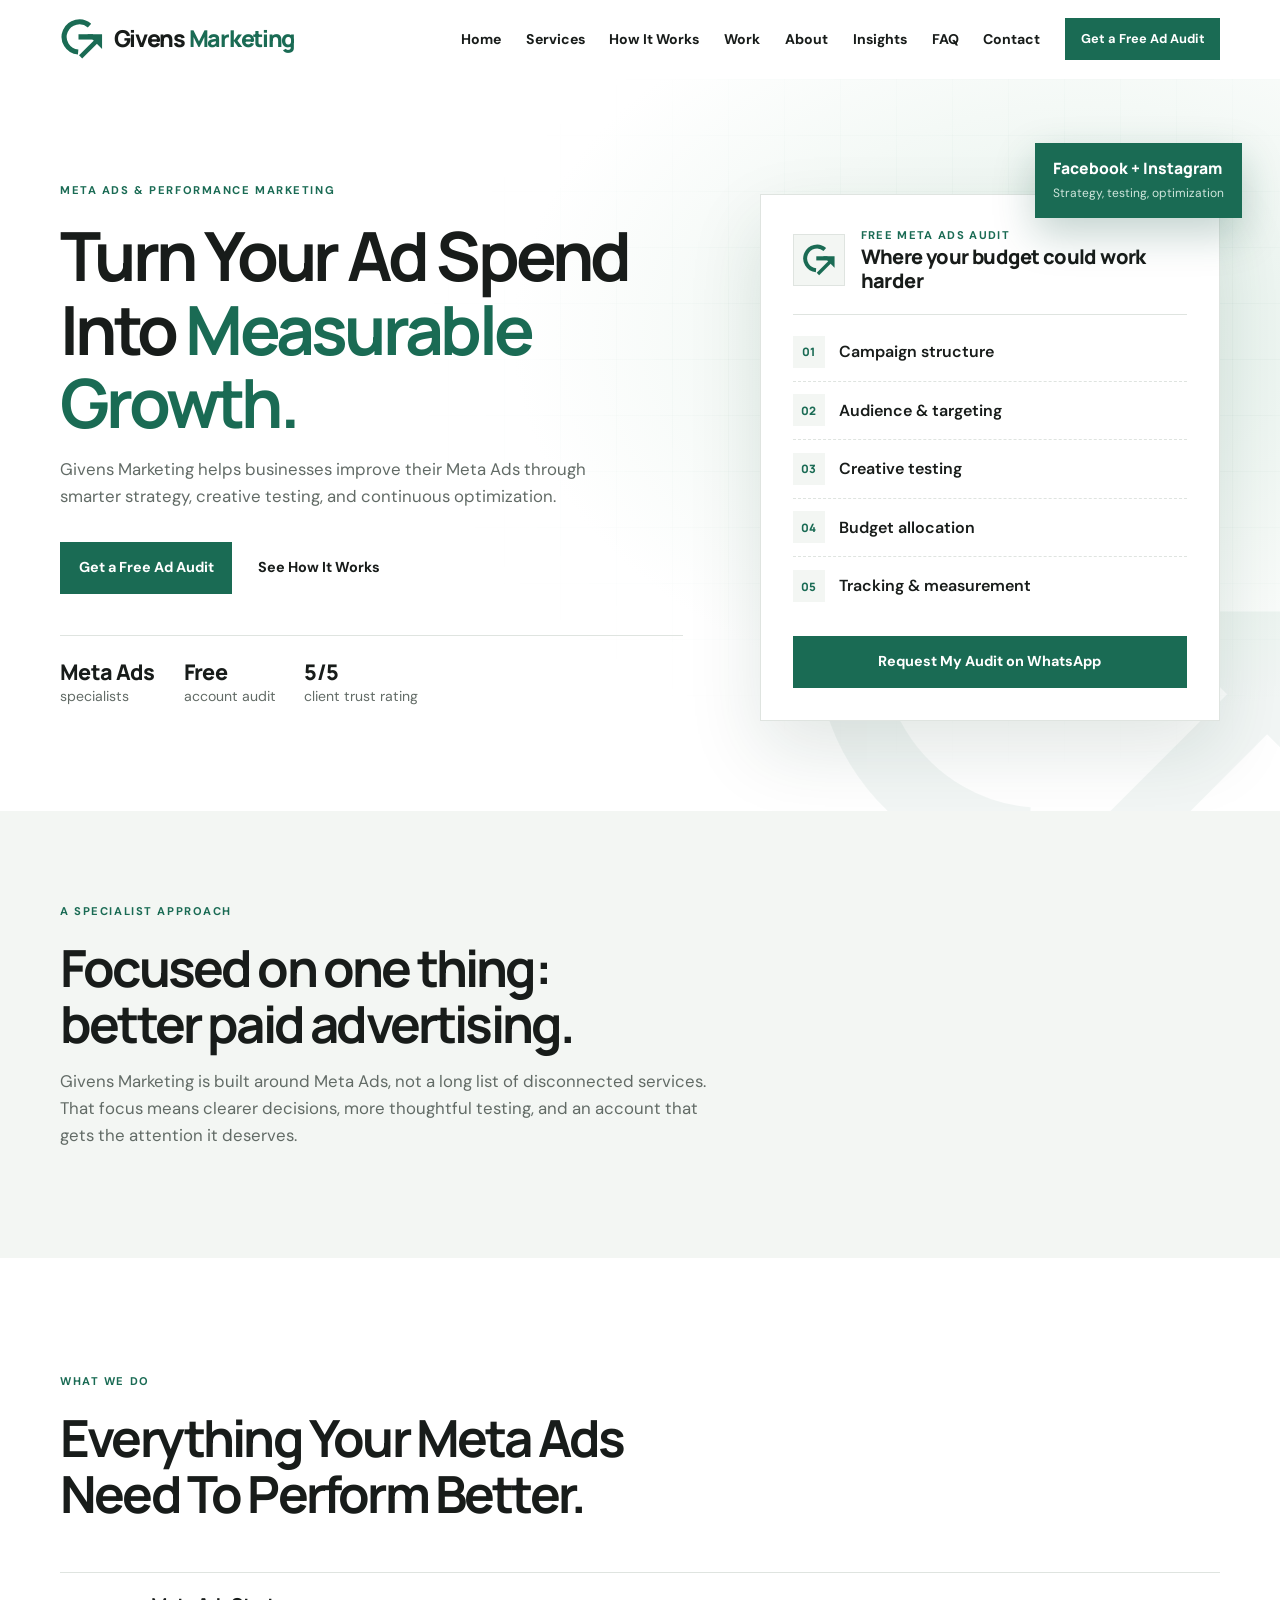
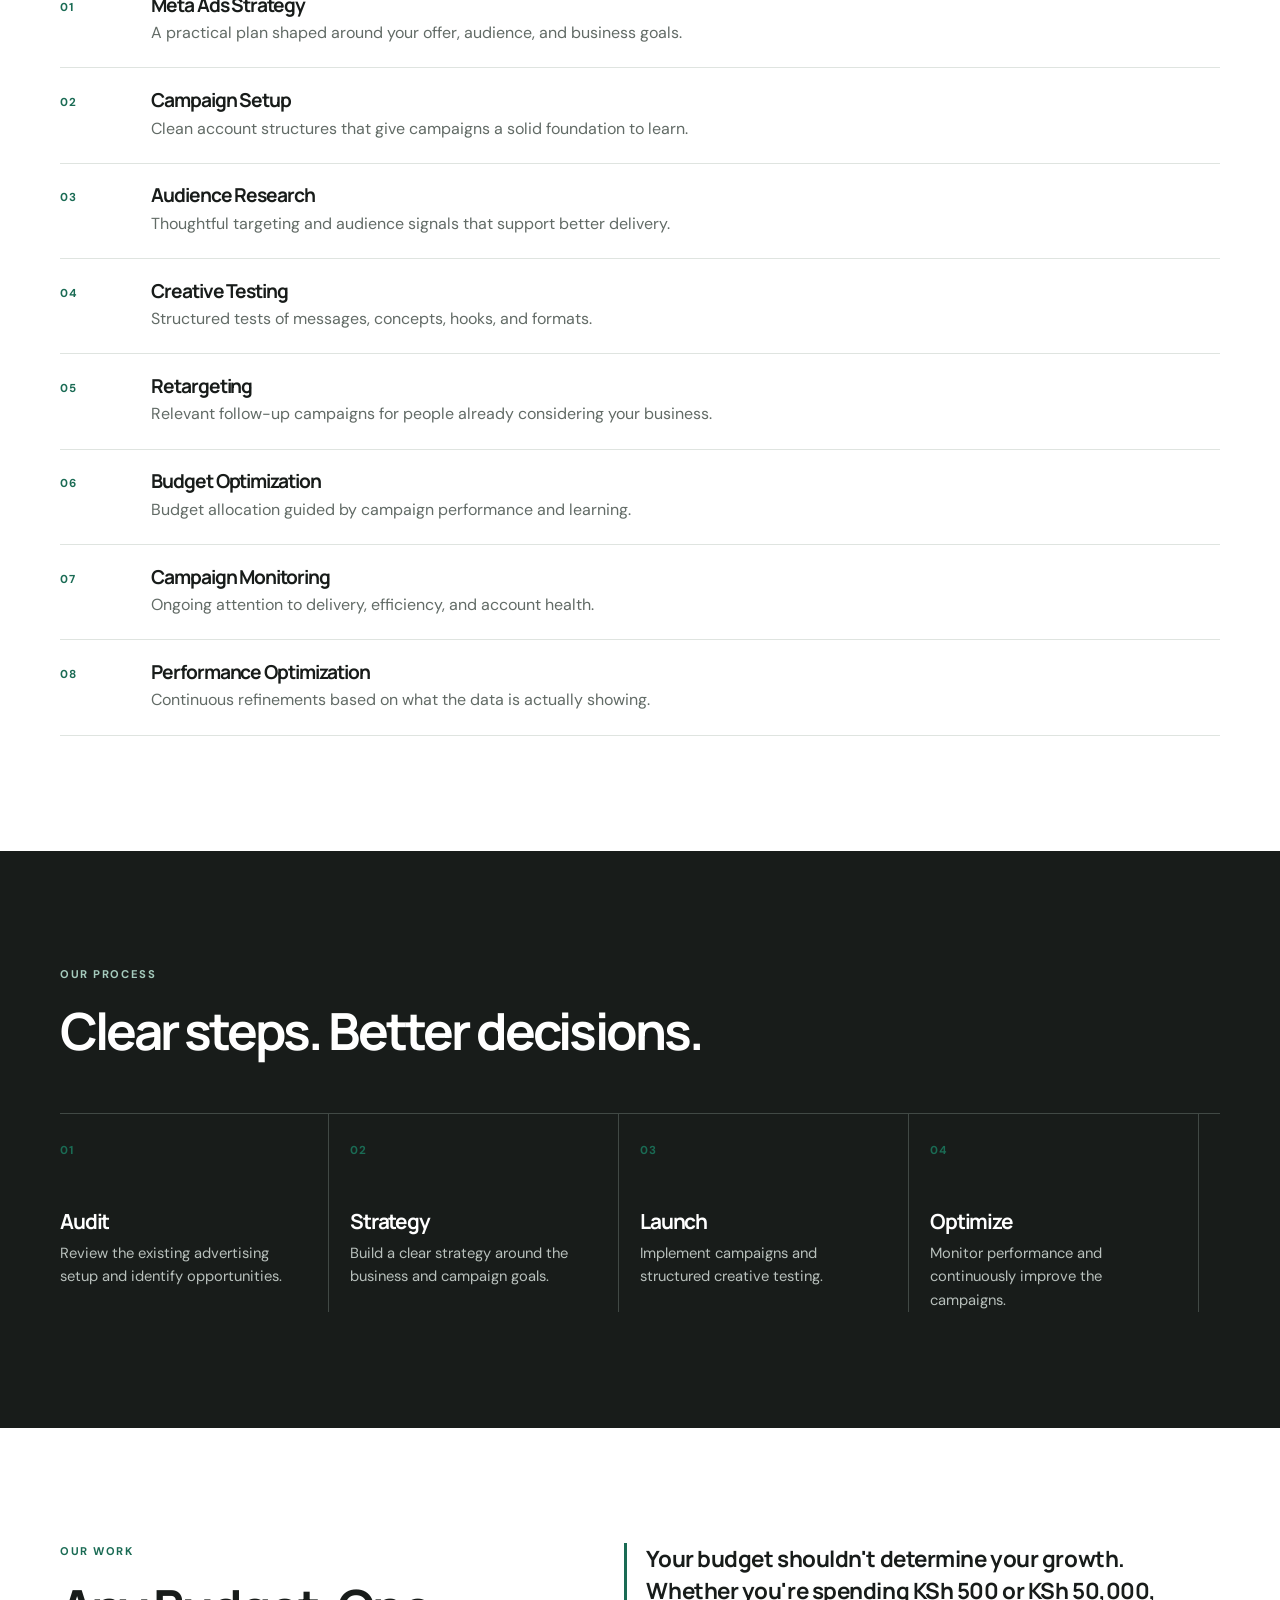
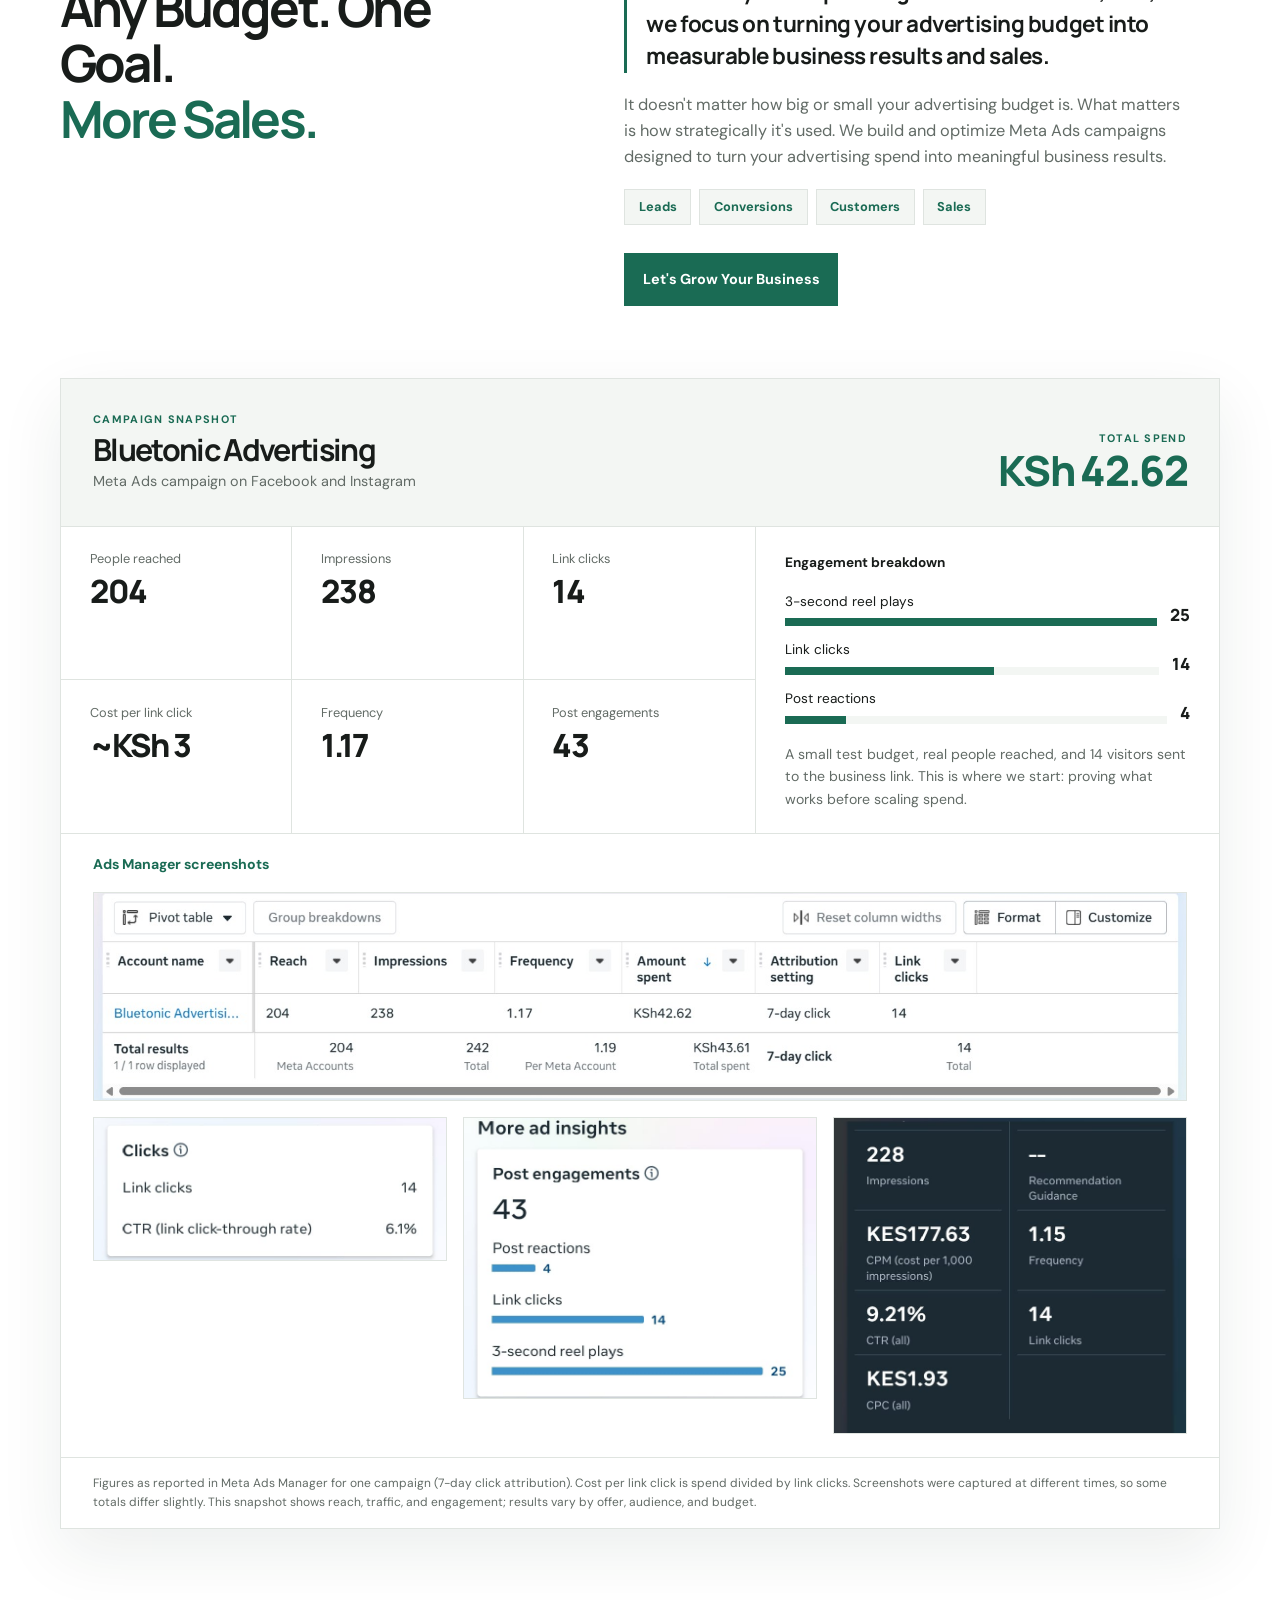
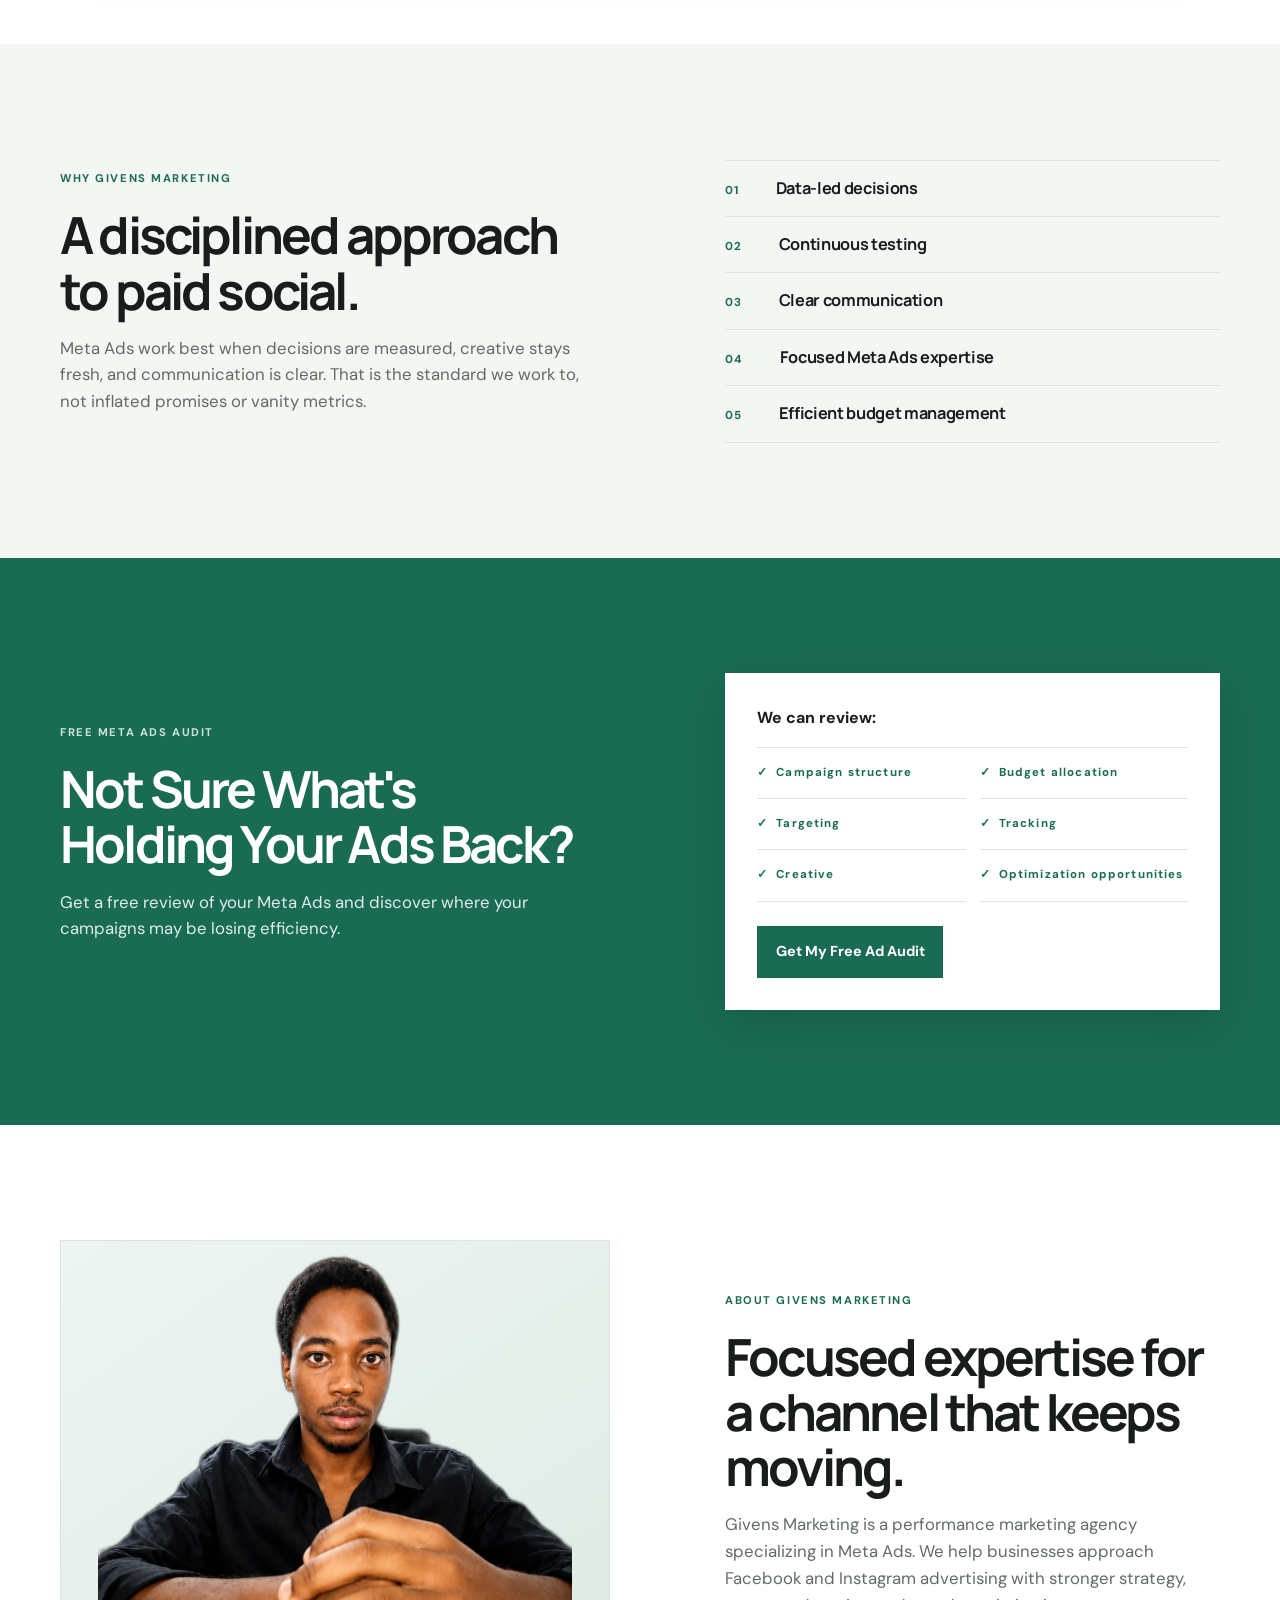
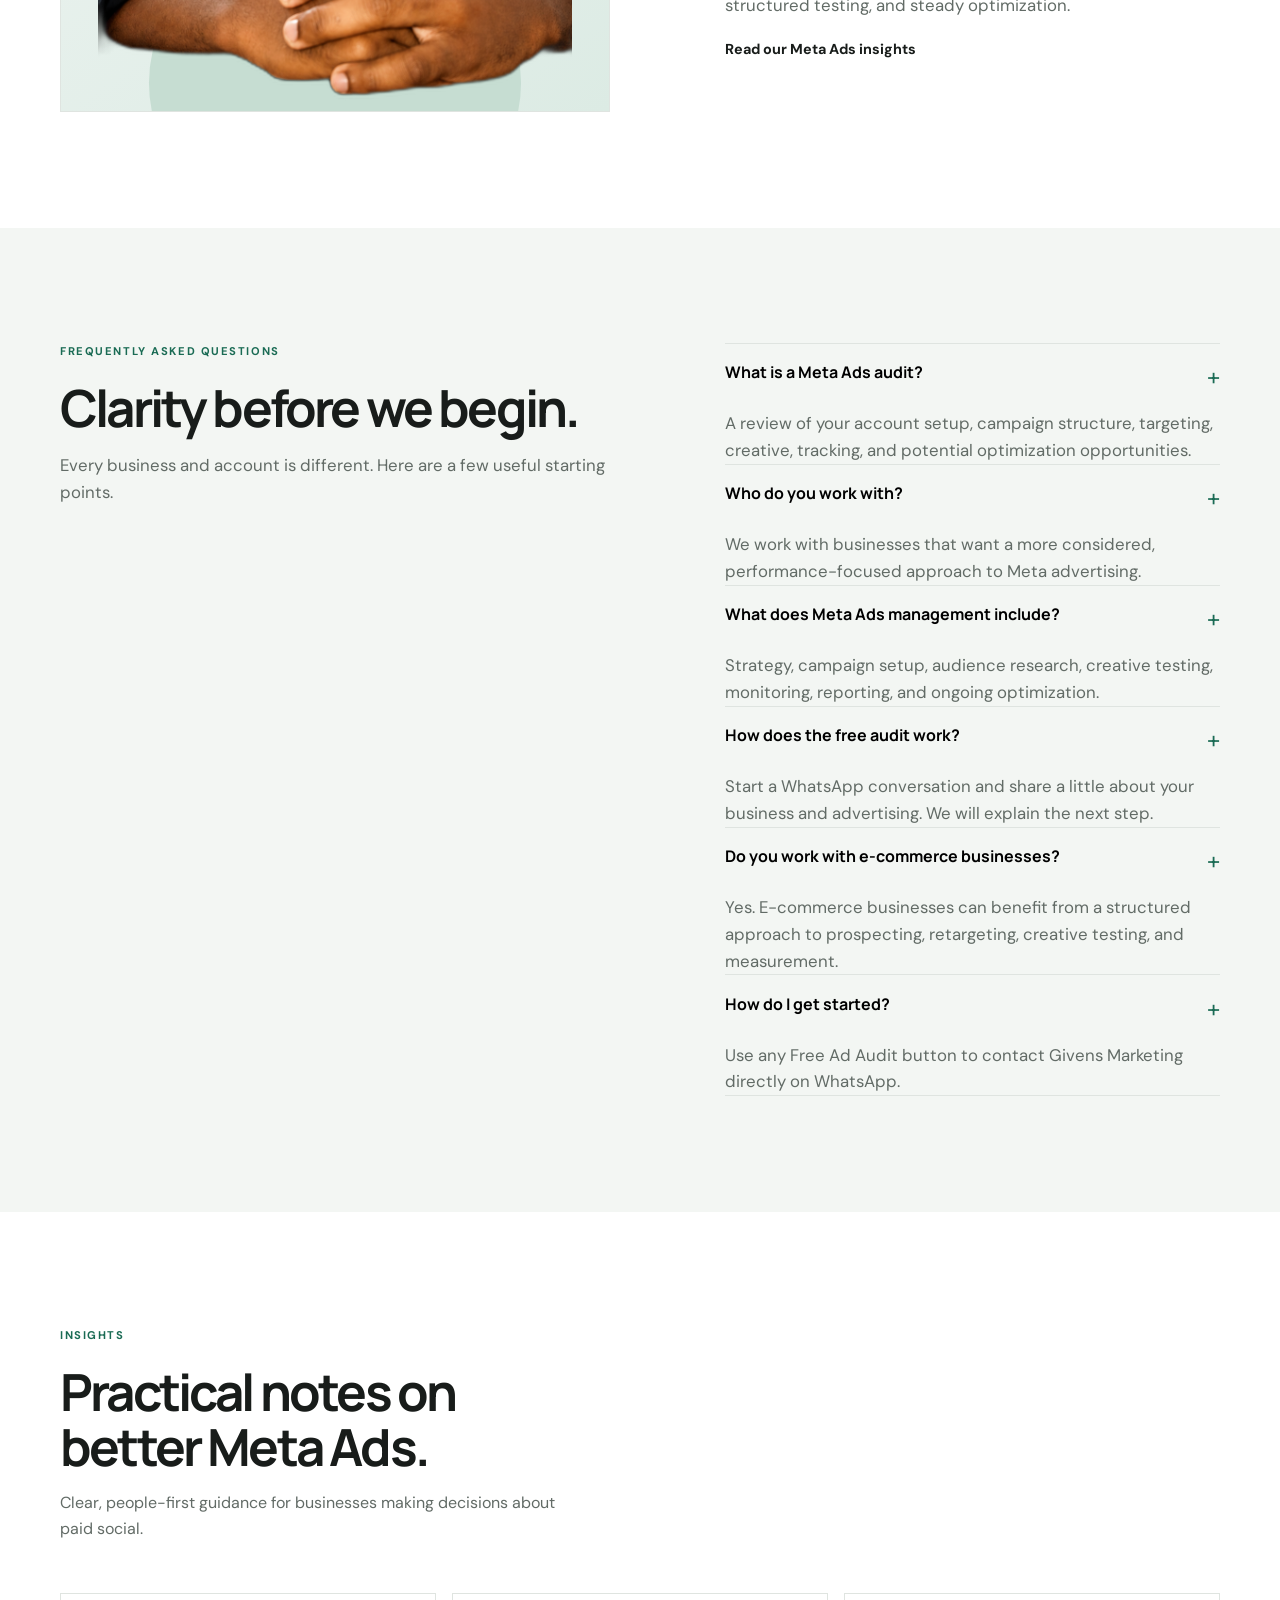
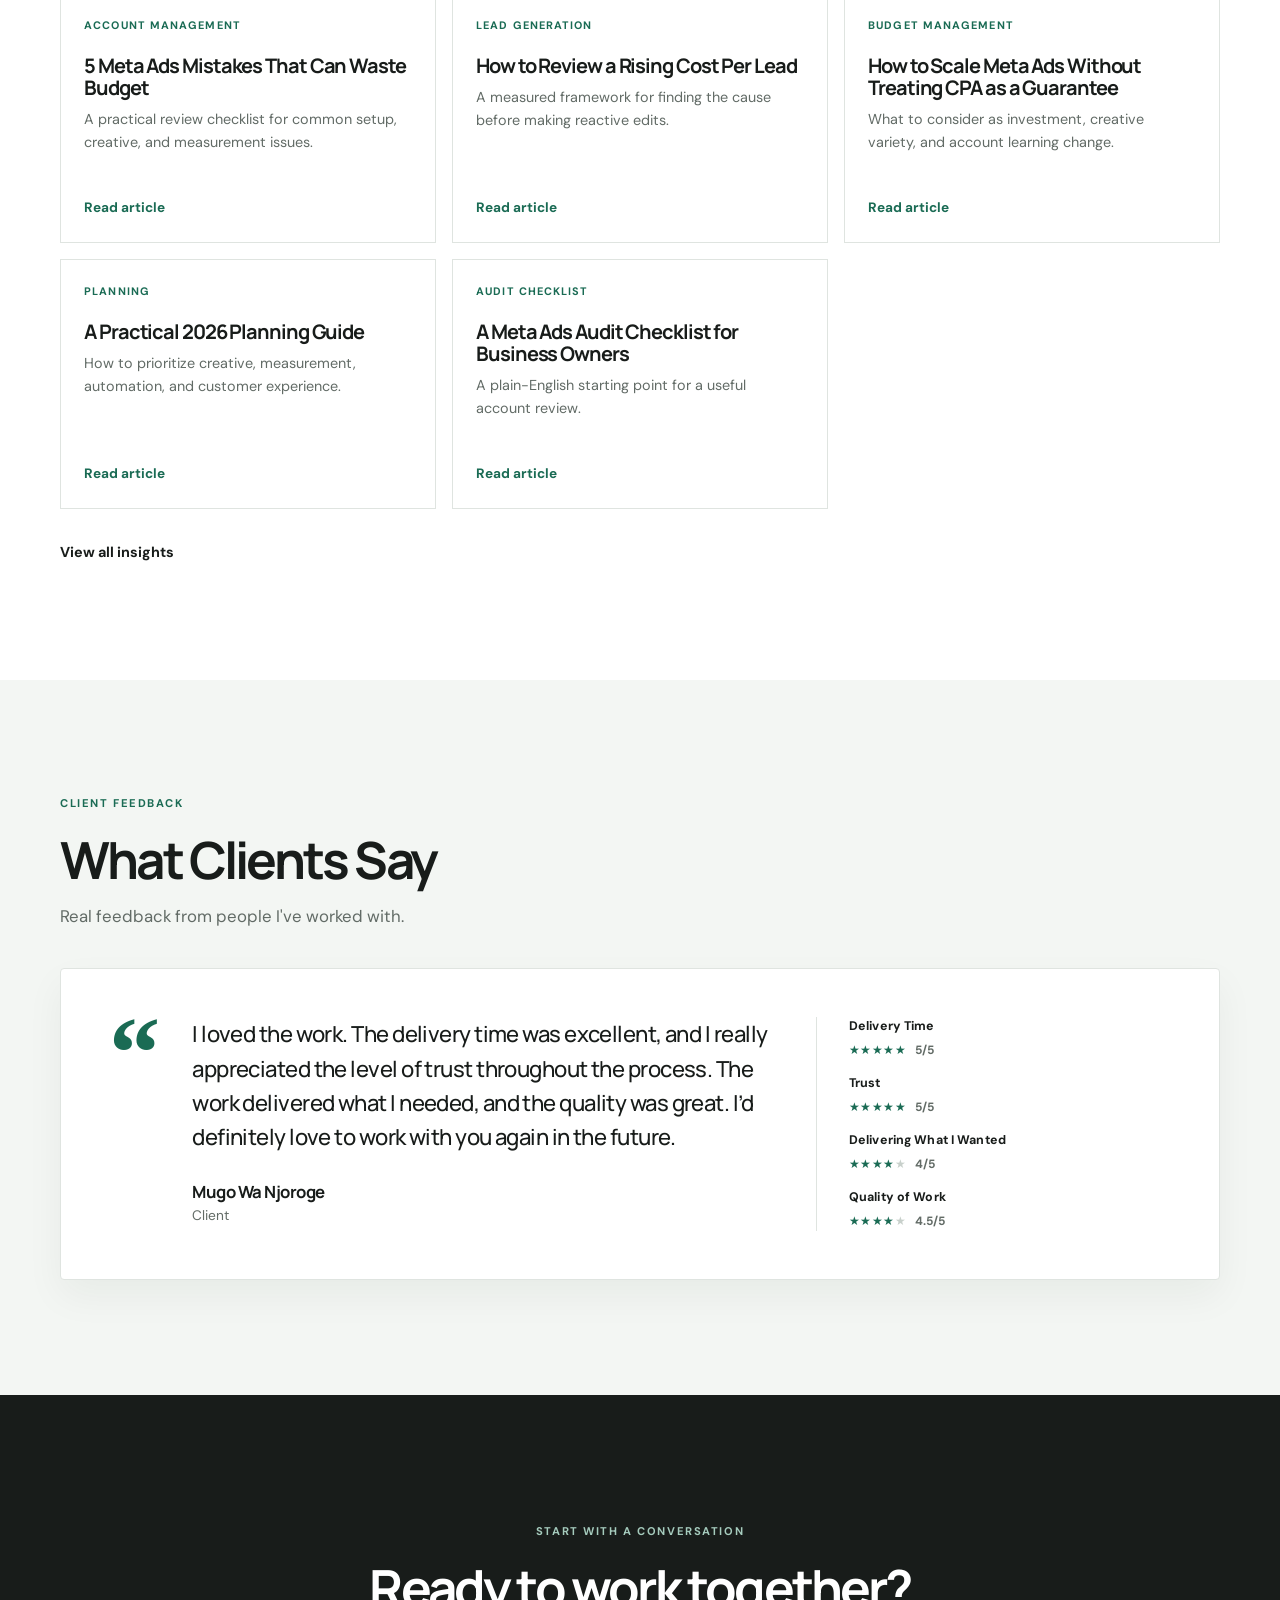
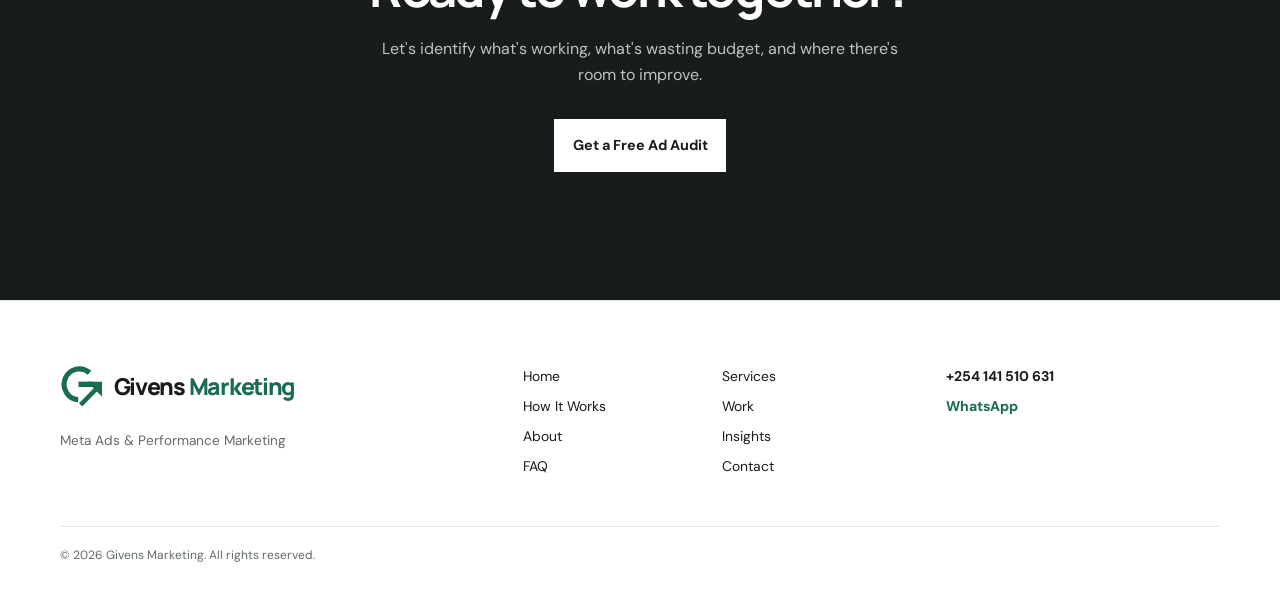
<file: index.html>
<!doctype html>
<html lang="en">
<head>
<meta charset="utf-8">
<meta name="viewport" content="width=device-width,initial-scale=1">
<title>Givens Marketing | Meta Ads That Drive Growth</title>
<meta name="description" content="Givens Marketing helps businesses improve their Meta Ads through strategy, creative testing, optimization, and data-driven advertising.">
<meta property="og:title" content="Givens Marketing | Meta Ads That Drive Growth">
<meta property="og:type" content="website">
<link rel="icon" href="images/favicon.ico">
<link rel="preconnect" href="https://fonts.googleapis.com">
<link rel="preconnect" href="https://fonts.gstatic.com" crossorigin>
<link href="https://fonts.googleapis.com/css2?family=DM+Sans:wght@400;500;600;700&family=Manrope:wght@500;600;700;800&display=swap" rel="stylesheet">
<link rel="stylesheet" href="style.css">
</head>
<body>
<a class="skip" href="#main">Skip to content</a>
<header>
<div class="wrap nav">
<a class="brand" href="#home">
<img src="images/logo-mark.svg" alt="Givens Marketing logo" width="44" height="44"> <span>Givens <i>Marketing</i>
</span>
</a>
<button class="menu" aria-label="Open menu" aria-expanded="false">
<b>
</b>
<b>
</b>
</button>
<nav>
<a href="#home">Home</a>
<a href="#services">Services</a>
<a href="#process">How It Works</a>
<a href="#work">Work</a>
<a href="#about">About</a>
<a href="#insights">Insights</a>
<a href="#faq">FAQ</a>
<a href="#contact">Contact</a>
<a class="btn small" target="_blank" rel="noopener" href="https://wa.me/254141510631?text=Hello%20Givens%20Marketing%2C%20I%27d%20like%20a%20free%20ad%20audit.">Get a Free Ad Audit</a>
</nav>
</div>
</header>
<main id="main">
<section class="hero" id="home">
<img class="hero-watermark" src="images/logo-mark.svg" alt="" aria-hidden="true">
<div class="wrap hero-grid">
<div class="reveal">
<p class="eyebrow">Meta Ads &amp; performance marketing</p>
<h1>Turn Your Ad Spend Into <em>Measurable Growth.</em>
</h1>
<p class="lead">Givens Marketing helps businesses improve their Meta Ads through smarter strategy, creative testing, and continuous optimization.</p>
<div class="actions">
<a class="btn" target="_blank" rel="noopener" href="https://wa.me/254141510631?text=Hello%20Givens%20Marketing%2C%20I%27d%20like%20a%20free%20ad%20audit.">Get a Free Ad Audit</a>
<a class="link" href="#process">See How It Works</a>
</div>
<ul class="hero-trust">
<li><b>Meta Ads</b> specialists</li>
<li><b>Free</b> account audit</li>
<li><b>5/5</b> client trust rating</li>
</ul>
</div>
<aside class="hero-panel reveal" aria-label="What a free audit covers">
<div class="hero-card">
<div class="hero-card-head">
<img src="images/logo-mark.svg" alt="" width="52" height="52">
<div><small>Free Meta Ads audit</small><b>Where your budget could work harder</b></div>
</div>
<ol class="hero-checks">
<li><span>01</span>Campaign structure</li>
<li><span>02</span>Audience &amp; targeting</li>
<li><span>03</span>Creative testing</li>
<li><span>04</span>Budget allocation</li>
<li><span>05</span>Tracking &amp; measurement</li>
</ol>
<a class="btn block" target="_blank" rel="noopener" href="https://wa.me/254141510631?text=Hello%20Givens%20Marketing%2C%20I%27d%20like%20a%20free%20ad%20audit.">Request My Audit on WhatsApp</a>
</div>
<div class="hero-chip"><b>Facebook + Instagram</b><small>Strategy, testing, optimization</small></div>
</aside>
</div>
</section>
<section class="position">
<div class="wrap reveal">
<p class="eyebrow">A specialist approach</p>
<h2>Focused on one thing:<br>better paid advertising.</h2>
<p>Givens Marketing is built around Meta Ads, not a long list of disconnected services. That focus means clearer decisions, more thoughtful testing, and an account that gets the attention it deserves.</p>
</div>
</section>
<section class="section" id="services">
<div class="wrap">
<div class="heading reveal">
<p class="eyebrow">What we do</p>
<h2>Everything Your Meta Ads<br>Need To Perform Better.</h2>
</div>
<div class="services">
<article class="reveal">
<b>01</b>
<div>
<h3>Meta Ads Strategy</h3>
<p>A practical plan shaped around your offer, audience, and business goals.</p>
</div>
</article>
<article class="reveal">
<b>02</b>
<div>
<h3>Campaign Setup</h3>
<p>Clean account structures that give campaigns a solid foundation to learn.</p>
</div>
</article>
<article class="reveal">
<b>03</b>
<div>
<h3>Audience Research</h3>
<p>Thoughtful targeting and audience signals that support better delivery.</p>
</div>
</article>
<article class="reveal">
<b>04</b>
<div>
<h3>Creative Testing</h3>
<p>Structured tests of messages, concepts, hooks, and formats.</p>
</div>
</article>
<article class="reveal">
<b>05</b>
<div>
<h3>Retargeting</h3>
<p>Relevant follow-up campaigns for people already considering your business.</p>
</div>
</article>
<article class="reveal">
<b>06</b>
<div>
<h3>Budget Optimization</h3>
<p>Budget allocation guided by campaign performance and learning.</p>
</div>
</article>
<article class="reveal">
<b>07</b>
<div>
<h3>Campaign Monitoring</h3>
<p>Ongoing attention to delivery, efficiency, and account health.</p>
</div>
</article>
<article class="reveal">
<b>08</b>
<div>
<h3>Performance Optimization</h3>
<p>Continuous refinements based on what the data is actually showing.</p>
</div>
</article>
</div>
</div>
</section>
<section class="section dark" id="process">
<div class="wrap">
<div class="heading reveal">
<p class="eyebrow">Our process</p>
<h2>Clear steps. Better decisions.</h2>
</div>
<ol class="steps">
<li class="reveal">
<b>01</b>
<h3>Audit</h3>
<p>Review the existing advertising setup and identify opportunities.</p>
</li>
<li class="reveal">
<b>02</b>
<h3>Strategy</h3>
<p>Build a clear strategy around the business and campaign goals.</p>
</li>
<li class="reveal">
<b>03</b>
<h3>Launch</h3>
<p>Implement campaigns and structured creative testing.</p>
</li>
<li class="reveal">
<b>04</b>
<h3>Optimize</h3>
<p>Monitor performance and continuously improve the campaigns.</p>
</li>
</ol>
</div>
</section>
<section class="section work" id="work">
<div class="wrap">
<div class="work-pitch reveal">
<div>
<p class="eyebrow">Our work</p>
<h2>Any Budget. One Goal. <em>More Sales.</em></h2>
</div>
<div>
<p class="work-quote">Your budget shouldn't determine your growth. Whether you're spending KSh 500 or KSh 50,000, we focus on turning your advertising budget into measurable business results and sales.</p>
<p>It doesn't matter how big or small your advertising budget is. What matters is how strategically it's used. We build and optimize Meta Ads campaigns designed to turn your advertising spend into meaningful business results.</p>
<ul class="work-goals" aria-label="What we optimize for">
<li>Leads</li><li>Conversions</li><li>Customers</li><li>Sales</li>
</ul>
<a class="btn" href="#contact">Let's Grow Your Business</a>
</div>
</div>
<article class="case reveal" aria-labelledby="case-title">
<div class="case-head">
<div>
<small>Campaign snapshot</small>
<h3 id="case-title">Bluetonic Advertising</h3>
<p>Meta Ads campaign on Facebook and Instagram</p>
</div>
<div class="case-spend"><small>Total spend</small><b>KSh 42.62</b></div>
</div>
<div class="case-body">
<dl class="case-stats">
<div><dt>People reached</dt><dd>204</dd></div>
<div><dt>Impressions</dt><dd>238</dd></div>
<div><dt>Link clicks</dt><dd>14</dd></div>
<div><dt>Cost per link click</dt><dd>~KSh 3</dd></div>
<div><dt>Frequency</dt><dd>1.17</dd></div>
<div><dt>Post engagements</dt><dd>43</dd></div>
</dl>
<div class="case-engage">
<b>Engagement breakdown</b>
<ul>
<li><span>3-second reel plays</span><i style="--w:100%"></i><b>25</b></li>
<li><span>Link clicks</span><i style="--w:56%"></i><b>14</b></li>
<li><span>Post reactions</span><i style="--w:16%"></i><b>4</b></li>
</ul>
<p>A small test budget, real people reached, and 14 visitors sent to the business link. This is where we start: proving what works before scaling spend.</p>
</div>
</div>
<div class="case-proof">
<b class="case-proof-title">Ads Manager screenshots</b>
<div class="case-shots">
<img class="wide" src="images/int4.jpeg" alt="Ads Manager table: reach 204, impressions 238, frequency 1.17, amount spent KSh 42.62, 14 link clicks" loading="lazy" width="1600" height="304">
<img src="images/int1.jpeg" alt="Clicks summary: 14 link clicks, 6.1% link click-through rate" loading="lazy" width="720" height="290">
<img src="images/int2.jpeg" alt="Post engagements: 43 total, 4 reactions, 14 link clicks, 25 three-second reel plays" loading="lazy" width="720" height="572">
<img src="images/int3.jpeg" alt="Ad metrics: 228 impressions, CPM KES 177.63, CTR all 9.21%, CPC all KES 1.93, frequency 1.15, 14 link clicks" loading="lazy" width="720" height="645">
</div>
</div>
<p class="case-note">Figures as reported in Meta Ads Manager for one campaign (7-day click attribution). Cost per link click is spend divided by link clicks. Screenshots were captured at different times, so some totals differ slightly. This snapshot shows reach, traffic, and engagement; results vary by offer, audience, and budget.</p>
</article>
</div>
</section>
<section class="section soft" id="about">
<div class="wrap two">
<div class="reveal">
<p class="eyebrow">Why Givens Marketing</p>
<h2>A disciplined approach to paid social.</h2>
<p>Meta Ads work best when decisions are measured, creative stays fresh, and communication is clear. That is the standard we work to, not inflated promises or vanity metrics.</p>
</div>
<ul class="reveal">
<li>01 <span>Data-led decisions</span>
</li>
<li>02 <span>Continuous testing</span>
</li>
<li>03 <span>Clear communication</span>
</li>
<li>04 <span>Focused Meta Ads expertise</span>
</li>
<li>05 <span>Efficient budget management</span>
</li>
</ul>
</div>
</section>
<section class="audit" id="contact">
<div class="wrap two">
<div class="reveal">
<p class="eyebrow">Free Meta Ads audit</p>
<h2>Not Sure What's<br>Holding Your Ads Back?</h2>
<p>Get a free review of your Meta Ads and discover where your campaigns may be losing efficiency.</p>
</div>
<div class="auditbox reveal">
<b>We can review:</b>
<ul>
<li>Campaign structure</li>
<li>Targeting</li>
<li>Creative</li>
<li>Budget allocation</li>
<li>Tracking</li>
<li>Optimization opportunities</li>
</ul>
<a class="btn" target="_blank" rel="noopener" href="https://wa.me/254141510631?text=Hello%20Givens%20Marketing%2C%20I%27d%20like%20my%20free%20ad%20audit.">Get My Free Ad Audit</a>
</div>
</div>
</section>
<section class="section">
<div class="wrap two">
<div class="profile-wrap reveal">
<img src="images/given-profile-nobg.png" alt="Given, founder of Givens Marketing">
</div>
<div class="reveal">
<p class="eyebrow">About Givens Marketing</p>
<h2>Focused expertise for a channel that keeps moving.</h2>
<p>Givens Marketing is a performance marketing agency specializing in Meta Ads. We help businesses approach Facebook and Instagram advertising with stronger strategy, structured testing, and steady optimization.</p>
<a class="link" href="blog/index.html">Read our Meta Ads insights</a>
</div>
</div>
</section>
<section class="section soft" id="faq">
<div class="wrap two faq">
<div class="reveal">
<p class="eyebrow">Frequently asked questions</p>
<h2>Clarity before we begin.</h2>
<p>Every business and account is different. Here are a few useful starting points.</p>
</div>
<div class="accord reveal">
<div>
<button>What is a Meta Ads audit?<span>+</span>
</button>
<p>A review of your account setup, campaign structure, targeting, creative, tracking, and potential optimization opportunities.</p>
</div>
<div>
<button>Who do you work with?<span>+</span>
</button>
<p>We work with businesses that want a more considered, performance-focused approach to Meta advertising.</p>
</div>
<div>
<button>What does Meta Ads management include?<span>+</span>
</button>
<p>Strategy, campaign setup, audience research, creative testing, monitoring, reporting, and ongoing optimization.</p>
</div>
<div>
<button>How does the free audit work?<span>+</span>
</button>
<p>Start a WhatsApp conversation and share a little about your business and advertising. We will explain the next step.</p>
</div>
<div>
<button>Do you work with e-commerce businesses?<span>+</span>
</button>
<p>Yes. E-commerce businesses can benefit from a structured approach to prospecting, retargeting, creative testing, and measurement.</p>
</div>
<div>
<button>How do I get started?<span>+</span>
</button>
<p>Use any Free Ad Audit button to contact Givens Marketing directly on WhatsApp.</p>
</div>
</div>
</div>
</section>
<section class="section insights" id="insights">
<div class="wrap">
<div class="heading reveal">
<p class="eyebrow">Insights</p>
<h2>Practical notes on<br>better Meta Ads.</h2>
<p class="insights-intro">Clear, people-first guidance for businesses making decisions about paid social.</p>
</div>
<div class="insight-grid">
<a class="insight-card reveal" href="blog/5-meta-ads-mistakes.html">
<span>Account management</span>
<h3>5 Meta Ads Mistakes That Can Waste Budget</h3>
<p>A practical review checklist for common setup, creative, and measurement issues.</p>
<b>Read article</b>
</a>
<a class="insight-card reveal" href="blog/reduce-cost-per-lead.html">
<span>Lead generation</span>
<h3>How to Review a Rising Cost Per Lead</h3>
<p>A measured framework for finding the cause before making reactive edits.</p>
<b>Read article</b>
</a>
<a class="insight-card reveal" href="blog/scaling-ads-without-increasing-cpa.html">
<span>Budget management</span>
<h3>How to Scale Meta Ads Without Treating CPA as a Guarantee</h3>
<p>What to consider as investment, creative variety, and account learning change.</p>
<b>Read article</b>
</a>
<a class="insight-card reveal" href="blog/meta-ads-trends-2026.html">
<span>Planning</span>
<h3>A Practical 2026 Planning Guide</h3>
<p>How to prioritize creative, measurement, automation, and customer experience.</p>
<b>Read article</b>
</a>
<a class="insight-card reveal" href="blog/meta-ads-audit-checklist.html">
<span>Audit checklist</span>
<h3>A Meta Ads Audit Checklist for Business Owners</h3>
<p>A plain-English starting point for a useful account review.</p>
<b>Read article</b>
</a>
</div>
<a class="link all-insights reveal" href="blog/index.html">View all insights</a>
</div>
</section>
<section class="section testimonials" id="testimonials">
<div class="wrap">
<div class="heading reveal">
<p class="eyebrow">Client feedback</p>
<h2>What Clients Say</h2>
<p class="testimonials-intro">Real feedback from people I've worked with.</p>
</div>
<article class="testimonial-card reveal">
<div class="testimonial-quote" aria-hidden="true">&ldquo;</div>
<div class="testimonial-main">
<blockquote><p>I loved the work. The delivery time was excellent, and I really appreciated the level of trust throughout the process. The work delivered what I needed, and the quality was great. I&rsquo;d definitely love to work with you again in the future.</p></blockquote>
<footer class="testimonial-client"><strong>Mugo Wa Njoroge</strong><span>Client</span></footer>
</div>
<dl class="testimonial-ratings">
<div><dt>Delivery Time</dt><dd><span class="rating-stars" aria-label="5 out of 5">&#9733;&#9733;&#9733;&#9733;&#9733;</span><b>5/5</b></dd></div>
<div><dt>Trust</dt><dd><span class="rating-stars" aria-label="5 out of 5">&#9733;&#9733;&#9733;&#9733;&#9733;</span><b>5/5</b></dd></div>
<div><dt>Delivering What I Wanted</dt><dd><span class="rating-stars" aria-label="4 out of 5">&#9733;&#9733;&#9733;&#9733;<i>&#9733;</i></span><b>4/5</b></dd></div>
<div><dt>Quality of Work</dt><dd><span class="rating-stars" aria-label="4.5 out of 5">&#9733;&#9733;&#9733;&#9733;<i>&#9733;</i></span><b>4.5/5</b></dd></div>
</dl>
</article>
</div>
</section>
<section class="closing">
<div class="wrap reveal">
<p class="eyebrow">Start with a conversation</p>
<h2>Ready to work together?</h2>
<p>Let's identify what's working, what's wasting budget, and where there's room to improve.</p>
<a class="btn white" target="_blank" rel="noopener" href="https://wa.me/254141510631?text=Hello%20Givens%20Marketing%2C%20I%27d%20like%20a%20free%20ad%20audit.">Get a Free Ad Audit</a>
</div>
</section>
</main>
<footer class="sitefoot">
<div class="wrap foot">
<div>
<a class="brand" href="#home">
<img src="images/logo-mark.svg" alt="Givens Marketing logo" width="44" height="44"> <span>Givens <i>Marketing</i>
</span>
</a>
<p>Meta Ads &amp; Performance Marketing</p>
</div>
<div>
<a href="#home">Home</a>
<a href="#services">Services</a>
<a href="#process">How It Works</a>
<a href="#work">Work</a>
<a href="#about">About</a>
<a href="#insights">Insights</a>
<a href="#faq">FAQ</a>
<a href="#contact">Contact</a>
</div>
<div>
<a href="tel:+254141510631">+254 141 510 631</a>
<a target="_blank" rel="noopener" href="https://wa.me/254141510631">WhatsApp</a>
</div>
</div>
<p class="copyright wrap">&copy; <span id="year">
</span> Givens Marketing. All rights reserved.</p>
</footer>
<script src="script.js">
</script>
</body>
</html>
</file>
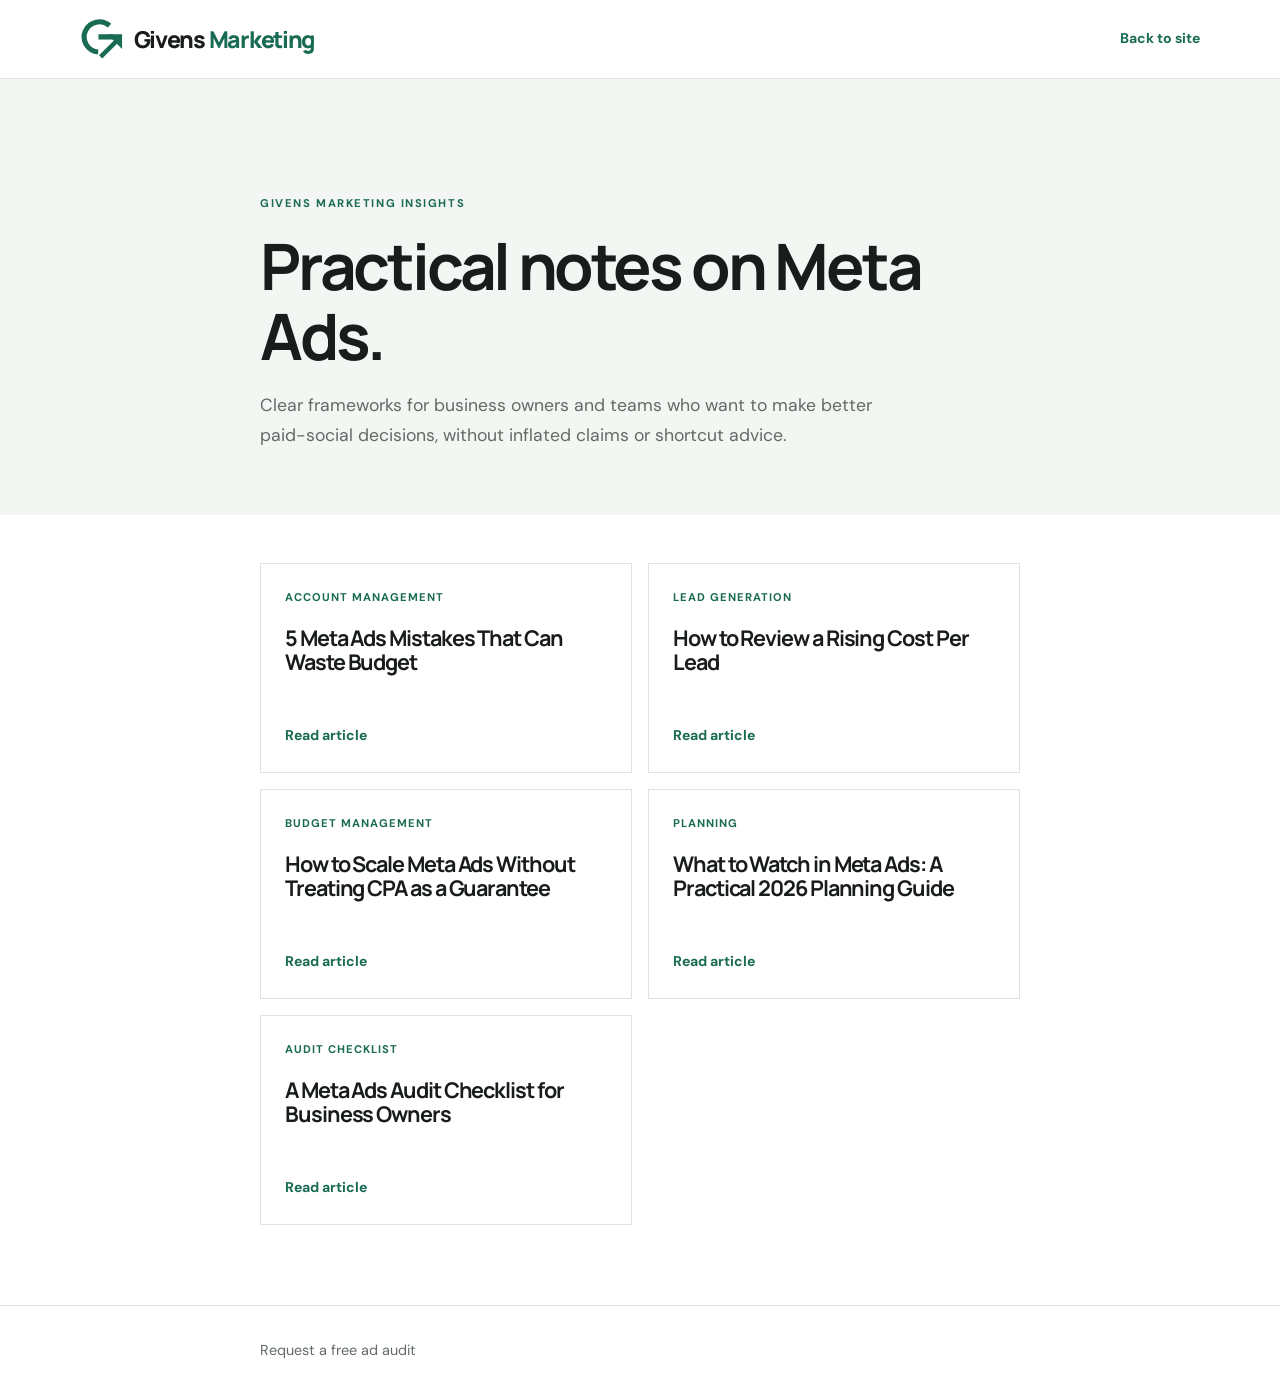
<file: blog/index.html>
<!doctype html><html lang="en"><head><meta charset="utf-8"><meta name="viewport" content="width=device-width,initial-scale=1"><title>Meta Ads Insights | Givens Marketing</title><meta name="description" content="Practical Meta Ads articles from Givens Marketing on audits, creative testing, lead generation, and campaign management."><link rel="canonical" href="https://givensmarketing.vercel.app/blog/"><link rel="icon" href="../images/favicon.ico"><link rel="preconnect" href="https://fonts.googleapis.com"><link rel="preconnect" href="https://fonts.gstatic.com" crossorigin><link href="https://fonts.googleapis.com/css2?family=DM+Sans:wght@400;500;600;700&family=Manrope:wght@500;600;700;800&display=swap" rel="stylesheet"><link rel="stylesheet" href="blog.css"></head><body><header class="blog-header"><div class="blog-wrap blog-nav"><a class="blog-brand" href="../index.html#home"><img src="../images/logo-mark.svg" alt="Givens Marketing logo" width="44" height="44"><span>Givens <i>Marketing</i></span></a><a class="back-link" href="../index.html">Back to site</a></div></header><main><section class="insight-hero"><div class="article-wrap"><p class="kicker">Givens Marketing insights</p><h1>Practical notes on Meta Ads.</h1><p>Clear frameworks for business owners and teams who want to make better paid-social decisions, without inflated claims or shortcut advice.</p></div></section><section class="article-wrap cards"><a href="5-meta-ads-mistakes.html"><p>Account management</p><h2>5 Meta Ads Mistakes That Can Waste Budget</h2><span>Read article</span></a><a href="reduce-cost-per-lead.html"><p>Lead generation</p><h2>How to Review a Rising Cost Per Lead</h2><span>Read article</span></a><a href="scaling-ads-without-increasing-cpa.html"><p>Budget management</p><h2>How to Scale Meta Ads Without Treating CPA as a Guarantee</h2><span>Read article</span></a><a href="meta-ads-trends-2026.html"><p>Planning</p><h2>What to Watch in Meta Ads: A Practical 2026 Planning Guide</h2><span>Read article</span></a><a href="meta-ads-audit-checklist.html"><p>Audit checklist</p><h2>A Meta Ads Audit Checklist for Business Owners</h2><span>Read article</span></a></section></main><footer class="blog-footer"><div class="article-wrap"><a href="../index.html#contact">Request a free ad audit</a></div></footer></body></html>
</file>
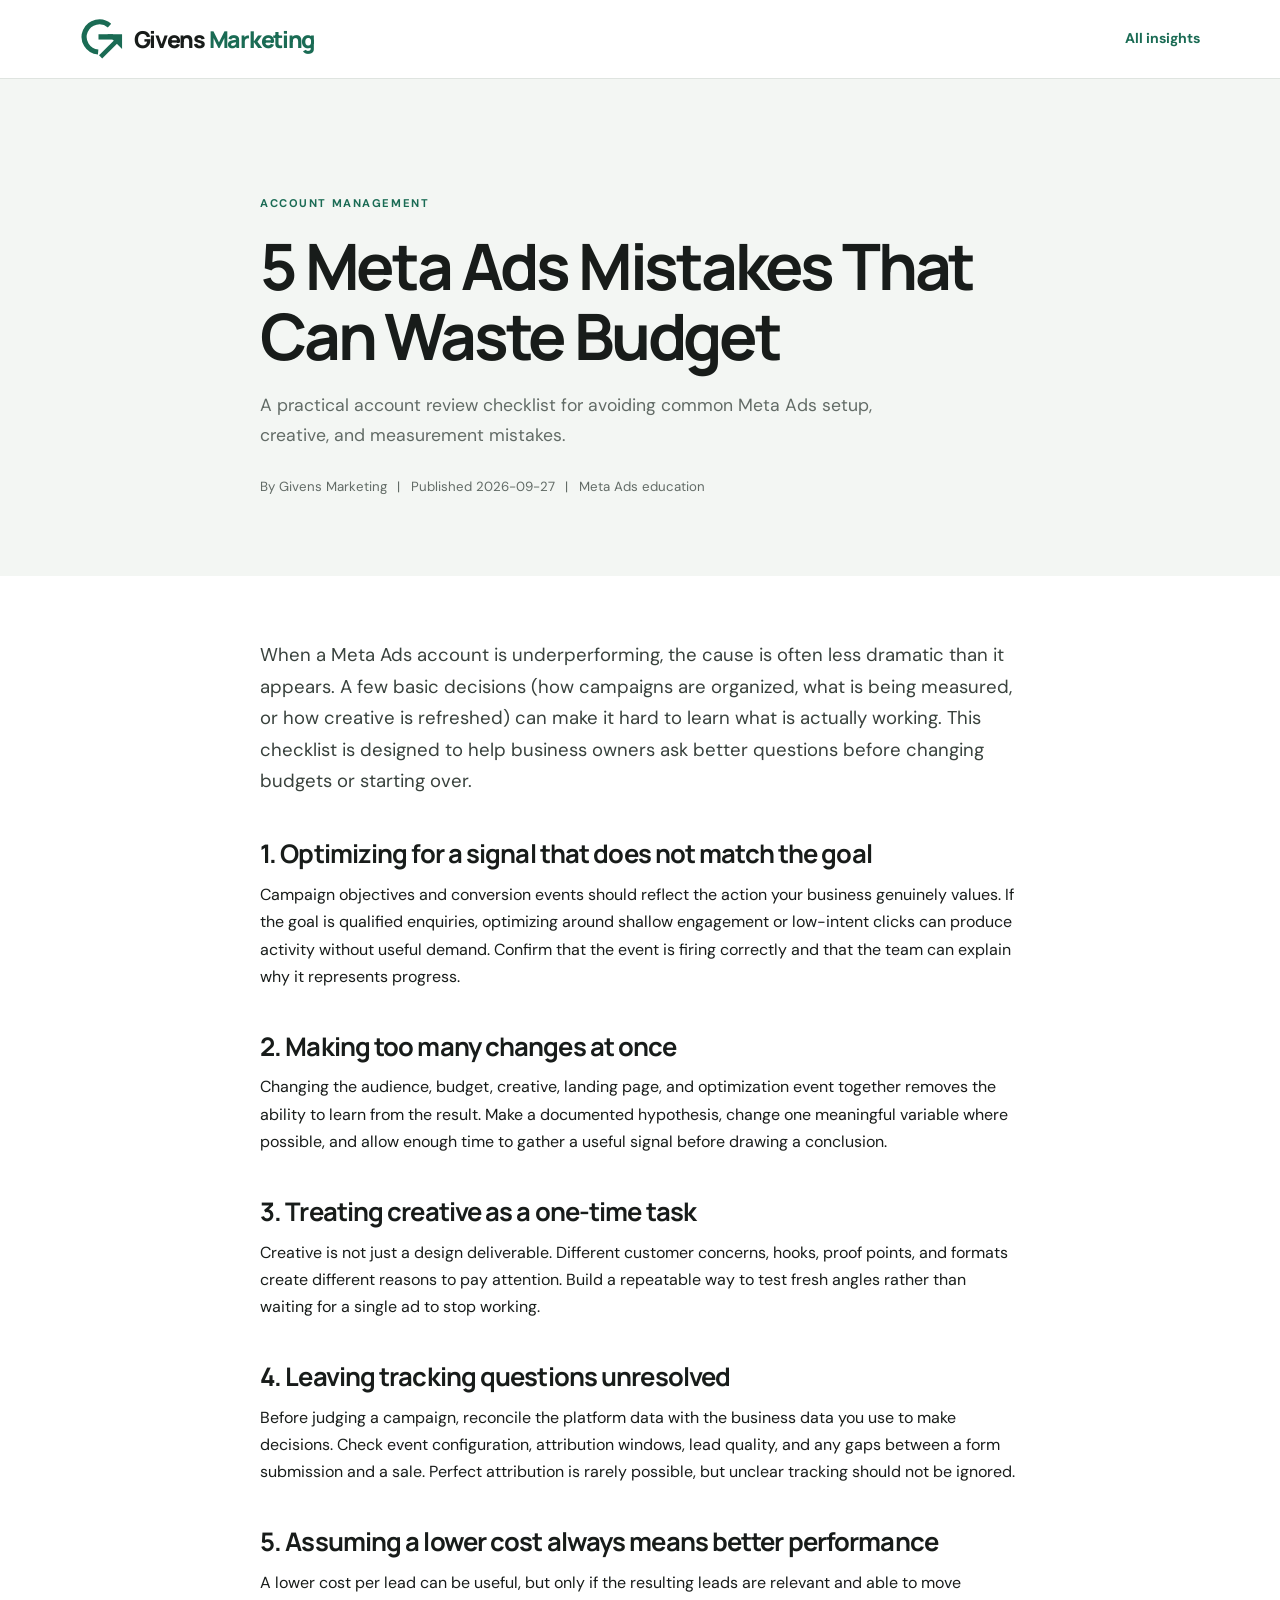
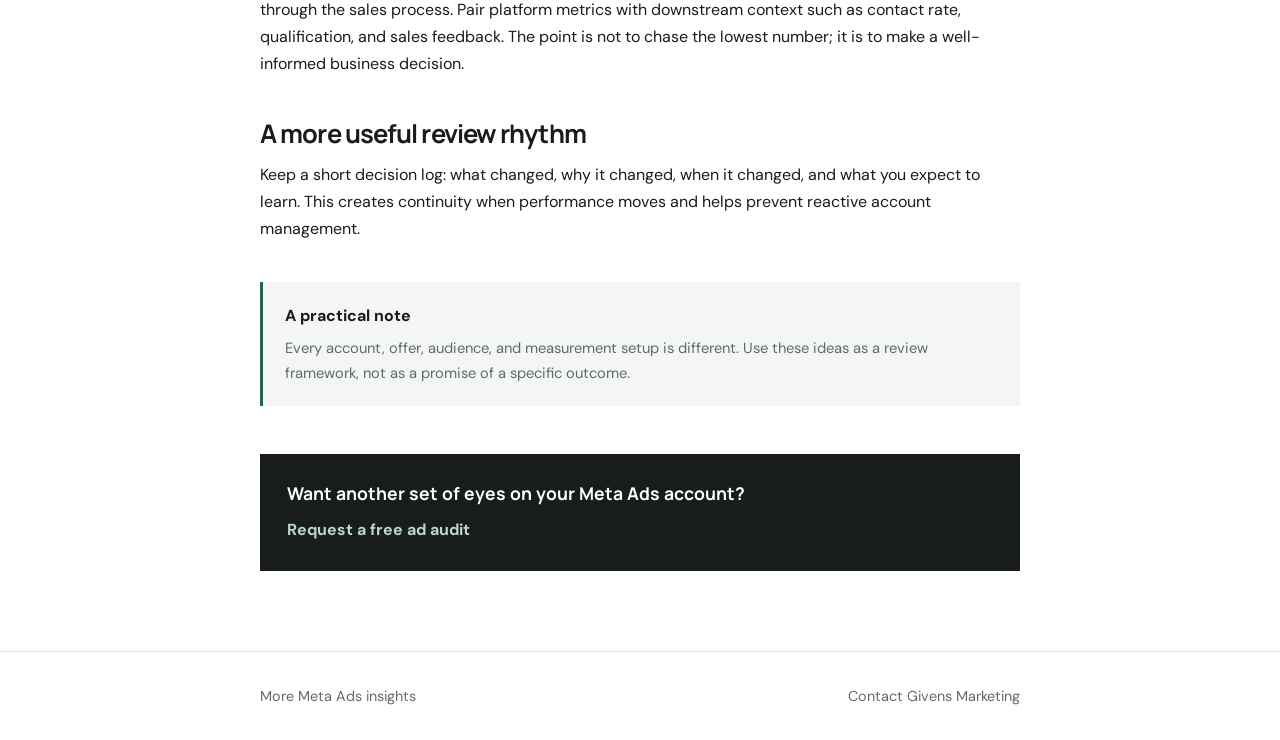
<file: blog/5-meta-ads-mistakes.html>
<!doctype html>
<html lang="en"><head><meta charset="utf-8"><meta name="viewport" content="width=device-width,initial-scale=1"><title>5 Meta Ads Mistakes That Can Waste Budget | Givens Marketing</title><meta name="description" content="A practical account review checklist for avoiding common Meta Ads setup, creative, and measurement mistakes."><link rel="canonical" href="https://givensmarketing.vercel.app/blog/5-meta-ads-mistakes.html"><meta property="og:type" content="article"><meta property="og:title" content="5 Meta Ads Mistakes That Can Waste Budget | Givens Marketing"><meta property="og:description" content="A practical account review checklist for avoiding common Meta Ads setup, creative, and measurement mistakes."><meta property="og:url" content="https://givensmarketing.vercel.app/blog/5-meta-ads-mistakes.html"><link rel="icon" href="../images/favicon.ico"><link rel="preconnect" href="https://fonts.googleapis.com"><link rel="preconnect" href="https://fonts.gstatic.com" crossorigin><link href="https://fonts.googleapis.com/css2?family=DM+Sans:wght@400;500;600;700&family=Manrope:wght@500;600;700;800&display=swap" rel="stylesheet"><link rel="stylesheet" href="blog.css"><script type="application/ld+json">{"@context":"https://schema.org","@type":"Article","headline":"5 Meta Ads Mistakes That Can Waste Budget","description":"A practical account review checklist for avoiding common Meta Ads setup, creative, and measurement mistakes.","datePublished":"2026-09-27","dateModified":"2026-09-27","author":{"@type":"Organization","name":"Givens Marketing"},"publisher":{"@type":"Organization","name":"Givens Marketing","url":"https://givensmarketing.vercel.app"},"mainEntityOfPage":"https://givensmarketing.vercel.app/blog/5-meta-ads-mistakes.html"}</script></head><body><header class="blog-header"><div class="blog-wrap blog-nav"><a class="blog-brand" href="../index.html#home"><img src="../images/logo-mark.svg" alt="Givens Marketing logo" width="44" height="44"><span>Givens <i>Marketing</i></span></a><a class="back-link" href="index.html">All insights</a></div></header><main><article><header class="article-head"><div class="article-wrap"><p class="kicker">Account management</p><h1>5 Meta Ads Mistakes That Can Waste Budget</h1><p class="dek">A practical account review checklist for avoiding common Meta Ads setup, creative, and measurement mistakes.</p><p class="byline">By Givens Marketing <span>|</span> Published <time datetime="2026-09-27">2026-09-27</time> <span>|</span> Meta Ads education</p></div></header><div class="article-wrap article-body"><p>When a Meta Ads account is underperforming, the cause is often less dramatic than it appears. A few basic decisions (how campaigns are organized, what is being measured, or how creative is refreshed) can make it hard to learn what is actually working. This checklist is designed to help business owners ask better questions before changing budgets or starting over.</p><h2>1. Optimizing for a signal that does not match the goal</h2><p>Campaign objectives and conversion events should reflect the action your business genuinely values. If the goal is qualified enquiries, optimizing around shallow engagement or low-intent clicks can produce activity without useful demand. Confirm that the event is firing correctly and that the team can explain why it represents progress.</p><h2>2. Making too many changes at once</h2><p>Changing the audience, budget, creative, landing page, and optimization event together removes the ability to learn from the result. Make a documented hypothesis, change one meaningful variable where possible, and allow enough time to gather a useful signal before drawing a conclusion.</p><h2>3. Treating creative as a one-time task</h2><p>Creative is not just a design deliverable. Different customer concerns, hooks, proof points, and formats create different reasons to pay attention. Build a repeatable way to test fresh angles rather than waiting for a single ad to stop working.</p><h2>4. Leaving tracking questions unresolved</h2><p>Before judging a campaign, reconcile the platform data with the business data you use to make decisions. Check event configuration, attribution windows, lead quality, and any gaps between a form submission and a sale. Perfect attribution is rarely possible, but unclear tracking should not be ignored.</p><h2>5. Assuming a lower cost always means better performance</h2><p>A lower cost per lead can be useful, but only if the resulting leads are relevant and able to move through the sales process. Pair platform metrics with downstream context such as contact rate, qualification, and sales feedback. The point is not to chase the lowest number; it is to make a well-informed business decision.</p><h2>A more useful review rhythm</h2><p>Keep a short decision log: what changed, why it changed, when it changed, and what you expect to learn. This creates continuity when performance moves and helps prevent reactive account management.</p> <aside class="article-note"><strong>A practical note</strong><p>Every account, offer, audience, and measurement setup is different. Use these ideas as a review framework, not as a promise of a specific outcome.</p></aside><div class="article-cta"><p>Want another set of eyes on your Meta Ads account?</p><a href="https://wa.me/254141510631?text=Hello%20Givens%20Marketing%2C%20I%27d%20like%20a%20free%20ad%20audit." target="_blank" rel="noopener">Request a free ad audit</a></div></div></article></main><footer class="blog-footer"><div class="article-wrap"><a href="index.html">More Meta Ads insights</a><a href="../index.html#contact">Contact Givens Marketing</a></div></footer></body></html>
</file>
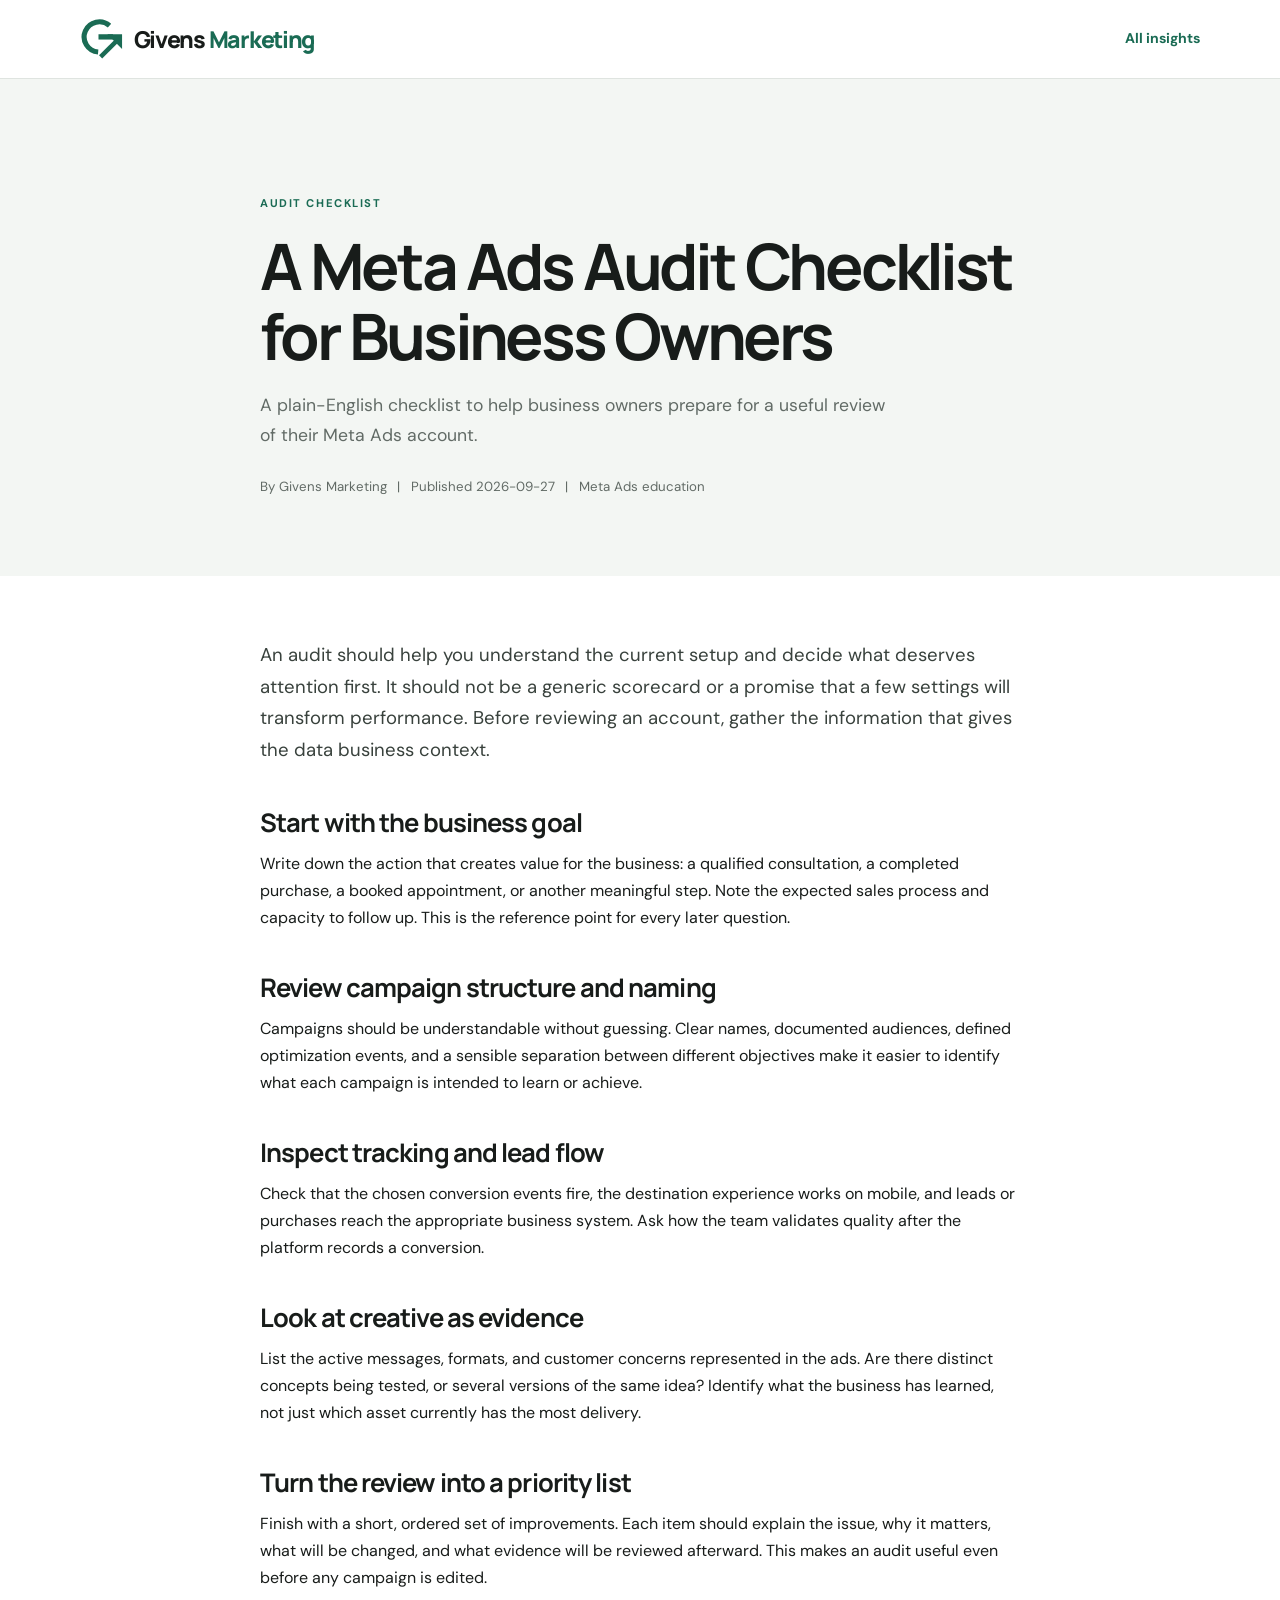
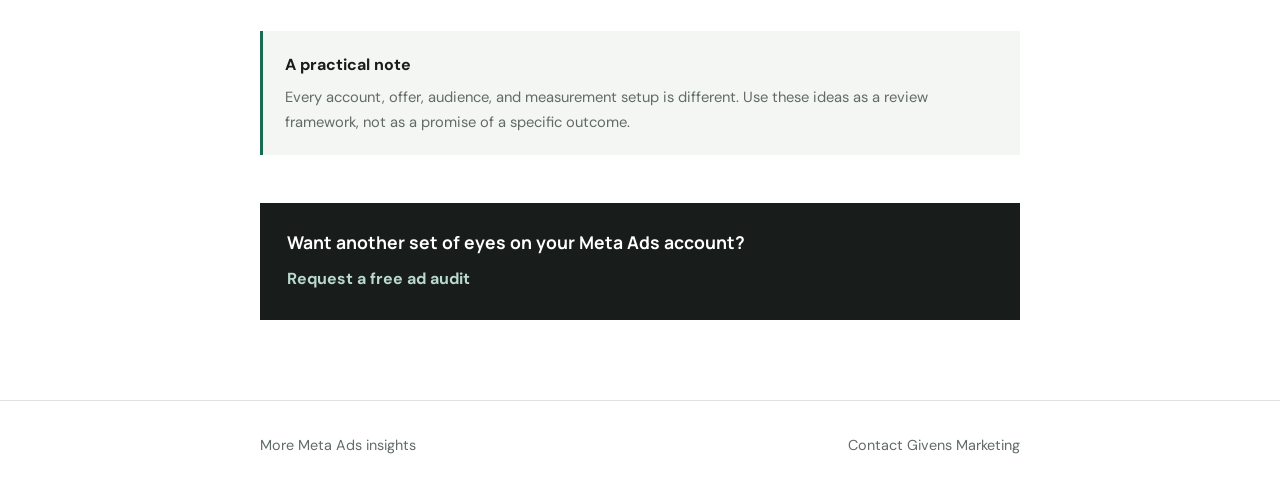
<file: blog/meta-ads-audit-checklist.html>
<!doctype html>
<html lang="en"><head><meta charset="utf-8"><meta name="viewport" content="width=device-width,initial-scale=1"><title>A Meta Ads Audit Checklist for Business Owners | Givens Marketing</title><meta name="description" content="A plain-English checklist to help business owners prepare for a useful review of their Meta Ads account."><link rel="canonical" href="https://givensmarketing.vercel.app/blog/meta-ads-audit-checklist.html"><meta property="og:type" content="article"><meta property="og:title" content="A Meta Ads Audit Checklist for Business Owners | Givens Marketing"><meta property="og:description" content="A plain-English checklist to help business owners prepare for a useful review of their Meta Ads account."><meta property="og:url" content="https://givensmarketing.vercel.app/blog/meta-ads-audit-checklist.html"><link rel="icon" href="../images/favicon.ico"><link rel="preconnect" href="https://fonts.googleapis.com"><link rel="preconnect" href="https://fonts.gstatic.com" crossorigin><link href="https://fonts.googleapis.com/css2?family=DM+Sans:wght@400;500;600;700&family=Manrope:wght@500;600;700;800&display=swap" rel="stylesheet"><link rel="stylesheet" href="blog.css"><script type="application/ld+json">{"@context":"https://schema.org","@type":"Article","headline":"A Meta Ads Audit Checklist for Business Owners","description":"A plain-English checklist to help business owners prepare for a useful review of their Meta Ads account.","datePublished":"2026-09-27","dateModified":"2026-09-27","author":{"@type":"Organization","name":"Givens Marketing"},"publisher":{"@type":"Organization","name":"Givens Marketing","url":"https://givensmarketing.vercel.app"},"mainEntityOfPage":"https://givensmarketing.vercel.app/blog/meta-ads-audit-checklist.html"}</script></head><body><header class="blog-header"><div class="blog-wrap blog-nav"><a class="blog-brand" href="../index.html#home"><img src="../images/logo-mark.svg" alt="Givens Marketing logo" width="44" height="44"><span>Givens <i>Marketing</i></span></a><a class="back-link" href="index.html">All insights</a></div></header><main><article><header class="article-head"><div class="article-wrap"><p class="kicker">Audit checklist</p><h1>A Meta Ads Audit Checklist for Business Owners</h1><p class="dek">A plain-English checklist to help business owners prepare for a useful review of their Meta Ads account.</p><p class="byline">By Givens Marketing <span>|</span> Published <time datetime="2026-09-27">2026-09-27</time> <span>|</span> Meta Ads education</p></div></header><div class="article-wrap article-body"><p>An audit should help you understand the current setup and decide what deserves attention first. It should not be a generic scorecard or a promise that a few settings will transform performance. Before reviewing an account, gather the information that gives the data business context.</p><h2>Start with the business goal</h2><p>Write down the action that creates value for the business: a qualified consultation, a completed purchase, a booked appointment, or another meaningful step. Note the expected sales process and capacity to follow up. This is the reference point for every later question.</p><h2>Review campaign structure and naming</h2><p>Campaigns should be understandable without guessing. Clear names, documented audiences, defined optimization events, and a sensible separation between different objectives make it easier to identify what each campaign is intended to learn or achieve.</p><h2>Inspect tracking and lead flow</h2><p>Check that the chosen conversion events fire, the destination experience works on mobile, and leads or purchases reach the appropriate business system. Ask how the team validates quality after the platform records a conversion.</p><h2>Look at creative as evidence</h2><p>List the active messages, formats, and customer concerns represented in the ads. Are there distinct concepts being tested, or several versions of the same idea? Identify what the business has learned, not just which asset currently has the most delivery.</p><h2>Turn the review into a priority list</h2><p>Finish with a short, ordered set of improvements. Each item should explain the issue, why it matters, what will be changed, and what evidence will be reviewed afterward. This makes an audit useful even before any campaign is edited.</p> <aside class="article-note"><strong>A practical note</strong><p>Every account, offer, audience, and measurement setup is different. Use these ideas as a review framework, not as a promise of a specific outcome.</p></aside><div class="article-cta"><p>Want another set of eyes on your Meta Ads account?</p><a href="https://wa.me/254141510631?text=Hello%20Givens%20Marketing%2C%20I%27d%20like%20a%20free%20ad%20audit." target="_blank" rel="noopener">Request a free ad audit</a></div></div></article></main><footer class="blog-footer"><div class="article-wrap"><a href="index.html">More Meta Ads insights</a><a href="../index.html#contact">Contact Givens Marketing</a></div></footer></body></html>
</file>
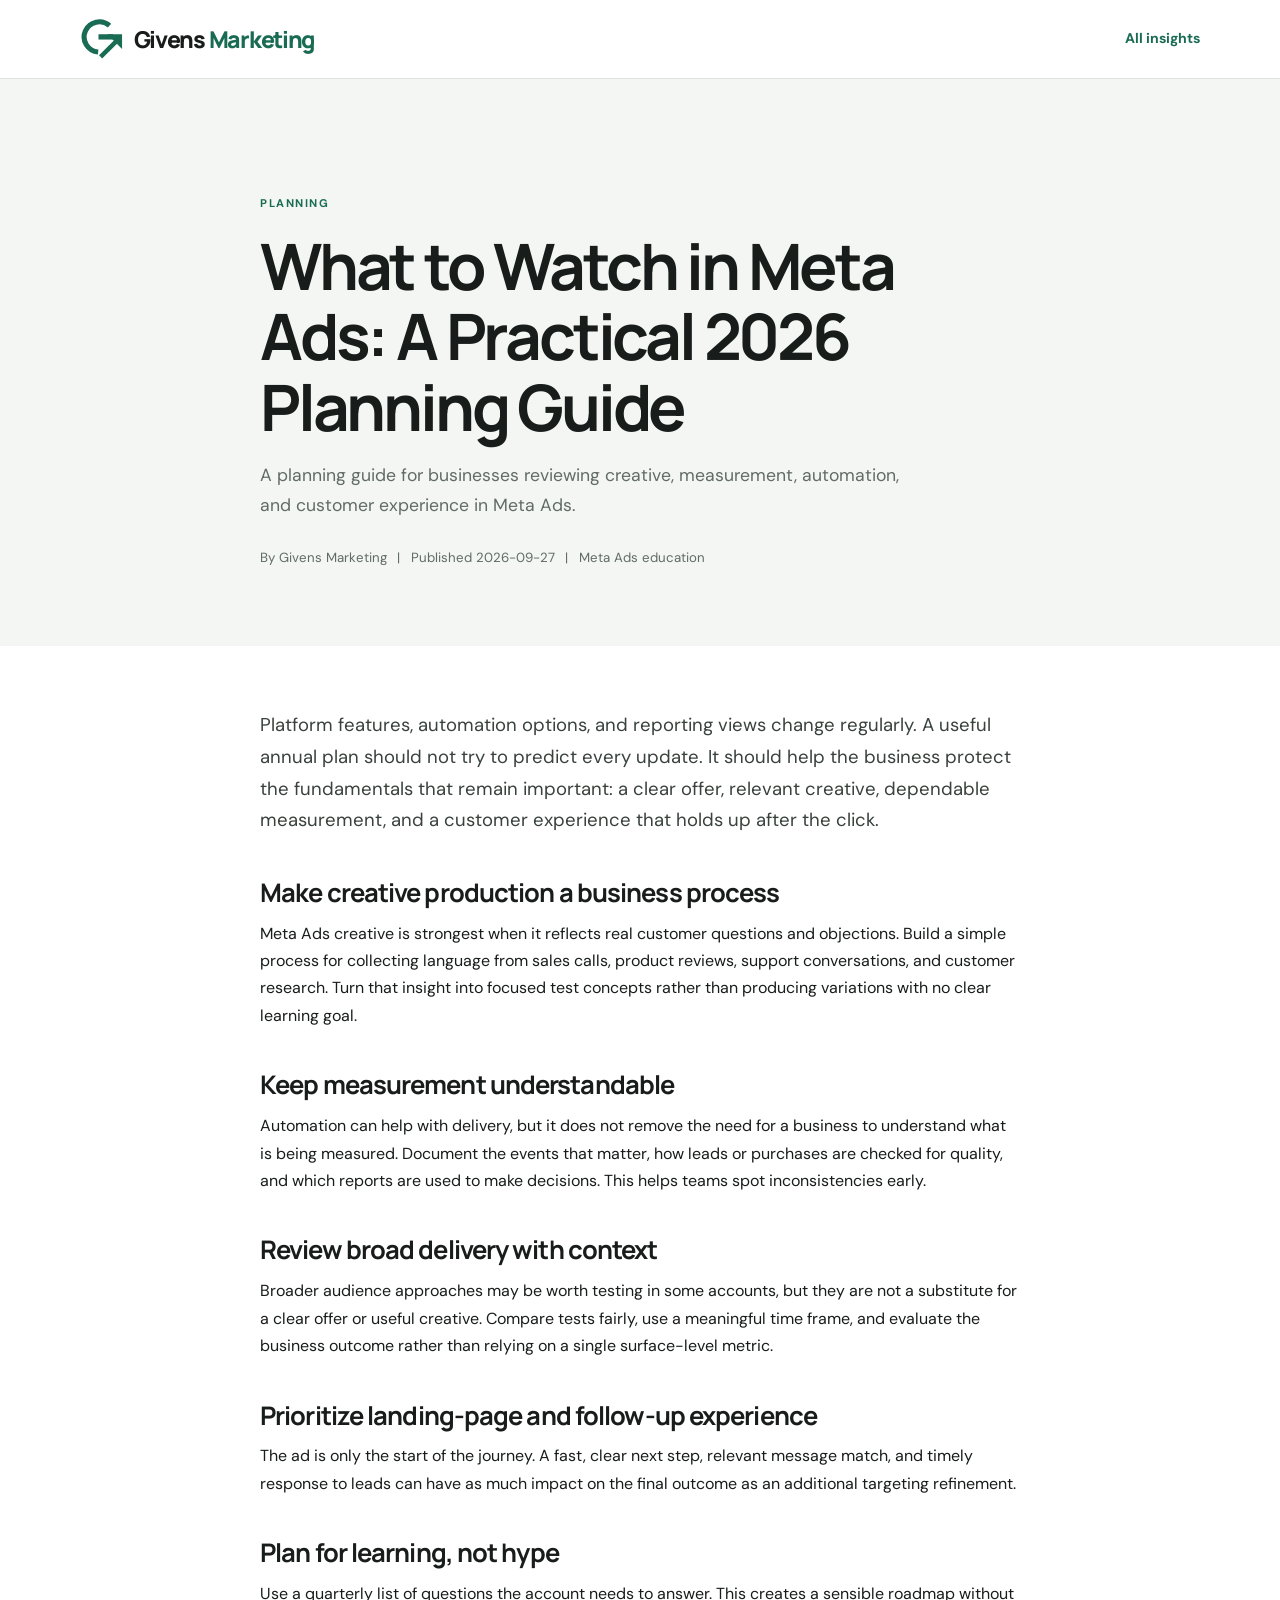
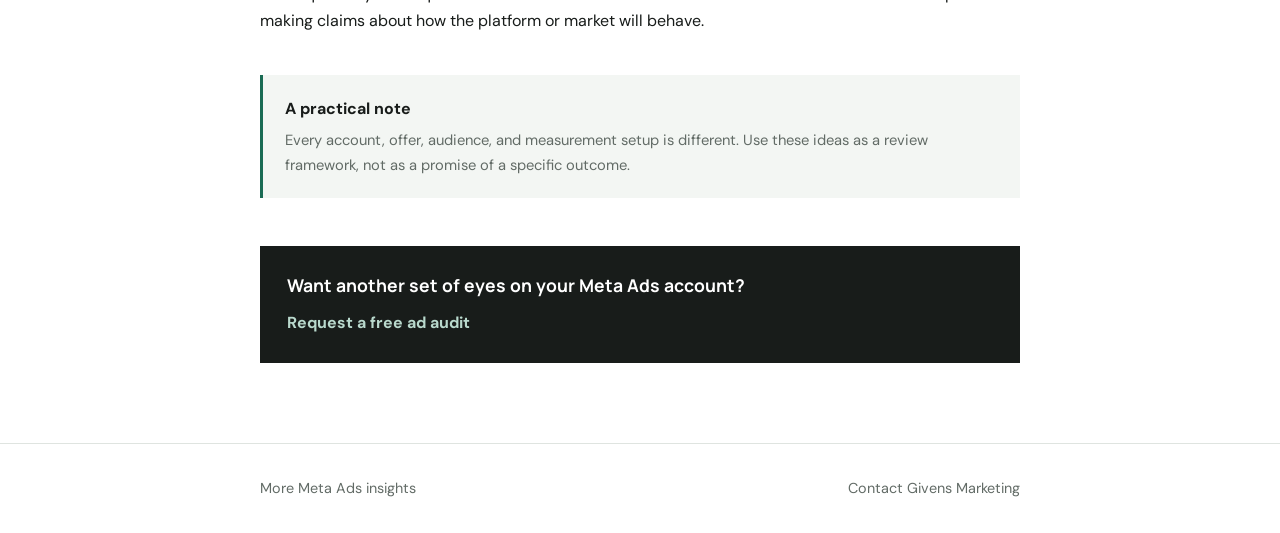
<file: blog/meta-ads-trends-2026.html>
<!doctype html>
<html lang="en"><head><meta charset="utf-8"><meta name="viewport" content="width=device-width,initial-scale=1"><title>What to Watch in Meta Ads: A Practical 2026 Planning Guide | Givens Marketing</title><meta name="description" content="A planning guide for businesses reviewing creative, measurement, automation, and customer experience in Meta Ads."><link rel="canonical" href="https://givensmarketing.vercel.app/blog/meta-ads-trends-2026.html"><meta property="og:type" content="article"><meta property="og:title" content="What to Watch in Meta Ads: A Practical 2026 Planning Guide | Givens Marketing"><meta property="og:description" content="A planning guide for businesses reviewing creative, measurement, automation, and customer experience in Meta Ads."><meta property="og:url" content="https://givensmarketing.vercel.app/blog/meta-ads-trends-2026.html"><link rel="icon" href="../images/favicon.ico"><link rel="preconnect" href="https://fonts.googleapis.com"><link rel="preconnect" href="https://fonts.gstatic.com" crossorigin><link href="https://fonts.googleapis.com/css2?family=DM+Sans:wght@400;500;600;700&family=Manrope:wght@500;600;700;800&display=swap" rel="stylesheet"><link rel="stylesheet" href="blog.css"><script type="application/ld+json">{"@context":"https://schema.org","@type":"Article","headline":"What to Watch in Meta Ads: A Practical 2026 Planning Guide","description":"A planning guide for businesses reviewing creative, measurement, automation, and customer experience in Meta Ads.","datePublished":"2026-09-27","dateModified":"2026-09-27","author":{"@type":"Organization","name":"Givens Marketing"},"publisher":{"@type":"Organization","name":"Givens Marketing","url":"https://givensmarketing.vercel.app"},"mainEntityOfPage":"https://givensmarketing.vercel.app/blog/meta-ads-trends-2026.html"}</script></head><body><header class="blog-header"><div class="blog-wrap blog-nav"><a class="blog-brand" href="../index.html#home"><img src="../images/logo-mark.svg" alt="Givens Marketing logo" width="44" height="44"><span>Givens <i>Marketing</i></span></a><a class="back-link" href="index.html">All insights</a></div></header><main><article><header class="article-head"><div class="article-wrap"><p class="kicker">Planning</p><h1>What to Watch in Meta Ads: A Practical 2026 Planning Guide</h1><p class="dek">A planning guide for businesses reviewing creative, measurement, automation, and customer experience in Meta Ads.</p><p class="byline">By Givens Marketing <span>|</span> Published <time datetime="2026-09-27">2026-09-27</time> <span>|</span> Meta Ads education</p></div></header><div class="article-wrap article-body"><p>Platform features, automation options, and reporting views change regularly. A useful annual plan should not try to predict every update. It should help the business protect the fundamentals that remain important: a clear offer, relevant creative, dependable measurement, and a customer experience that holds up after the click.</p><h2>Make creative production a business process</h2><p>Meta Ads creative is strongest when it reflects real customer questions and objections. Build a simple process for collecting language from sales calls, product reviews, support conversations, and customer research. Turn that insight into focused test concepts rather than producing variations with no clear learning goal.</p><h2>Keep measurement understandable</h2><p>Automation can help with delivery, but it does not remove the need for a business to understand what is being measured. Document the events that matter, how leads or purchases are checked for quality, and which reports are used to make decisions. This helps teams spot inconsistencies early.</p><h2>Review broad delivery with context</h2><p>Broader audience approaches may be worth testing in some accounts, but they are not a substitute for a clear offer or useful creative. Compare tests fairly, use a meaningful time frame, and evaluate the business outcome rather than relying on a single surface-level metric.</p><h2>Prioritize landing-page and follow-up experience</h2><p>The ad is only the start of the journey. A fast, clear next step, relevant message match, and timely response to leads can have as much impact on the final outcome as an additional targeting refinement.</p><h2>Plan for learning, not hype</h2><p>Use a quarterly list of questions the account needs to answer. This creates a sensible roadmap without making claims about how the platform or market will behave.</p> <aside class="article-note"><strong>A practical note</strong><p>Every account, offer, audience, and measurement setup is different. Use these ideas as a review framework, not as a promise of a specific outcome.</p></aside><div class="article-cta"><p>Want another set of eyes on your Meta Ads account?</p><a href="https://wa.me/254141510631?text=Hello%20Givens%20Marketing%2C%20I%27d%20like%20a%20free%20ad%20audit." target="_blank" rel="noopener">Request a free ad audit</a></div></div></article></main><footer class="blog-footer"><div class="article-wrap"><a href="index.html">More Meta Ads insights</a><a href="../index.html#contact">Contact Givens Marketing</a></div></footer></body></html>
</file>
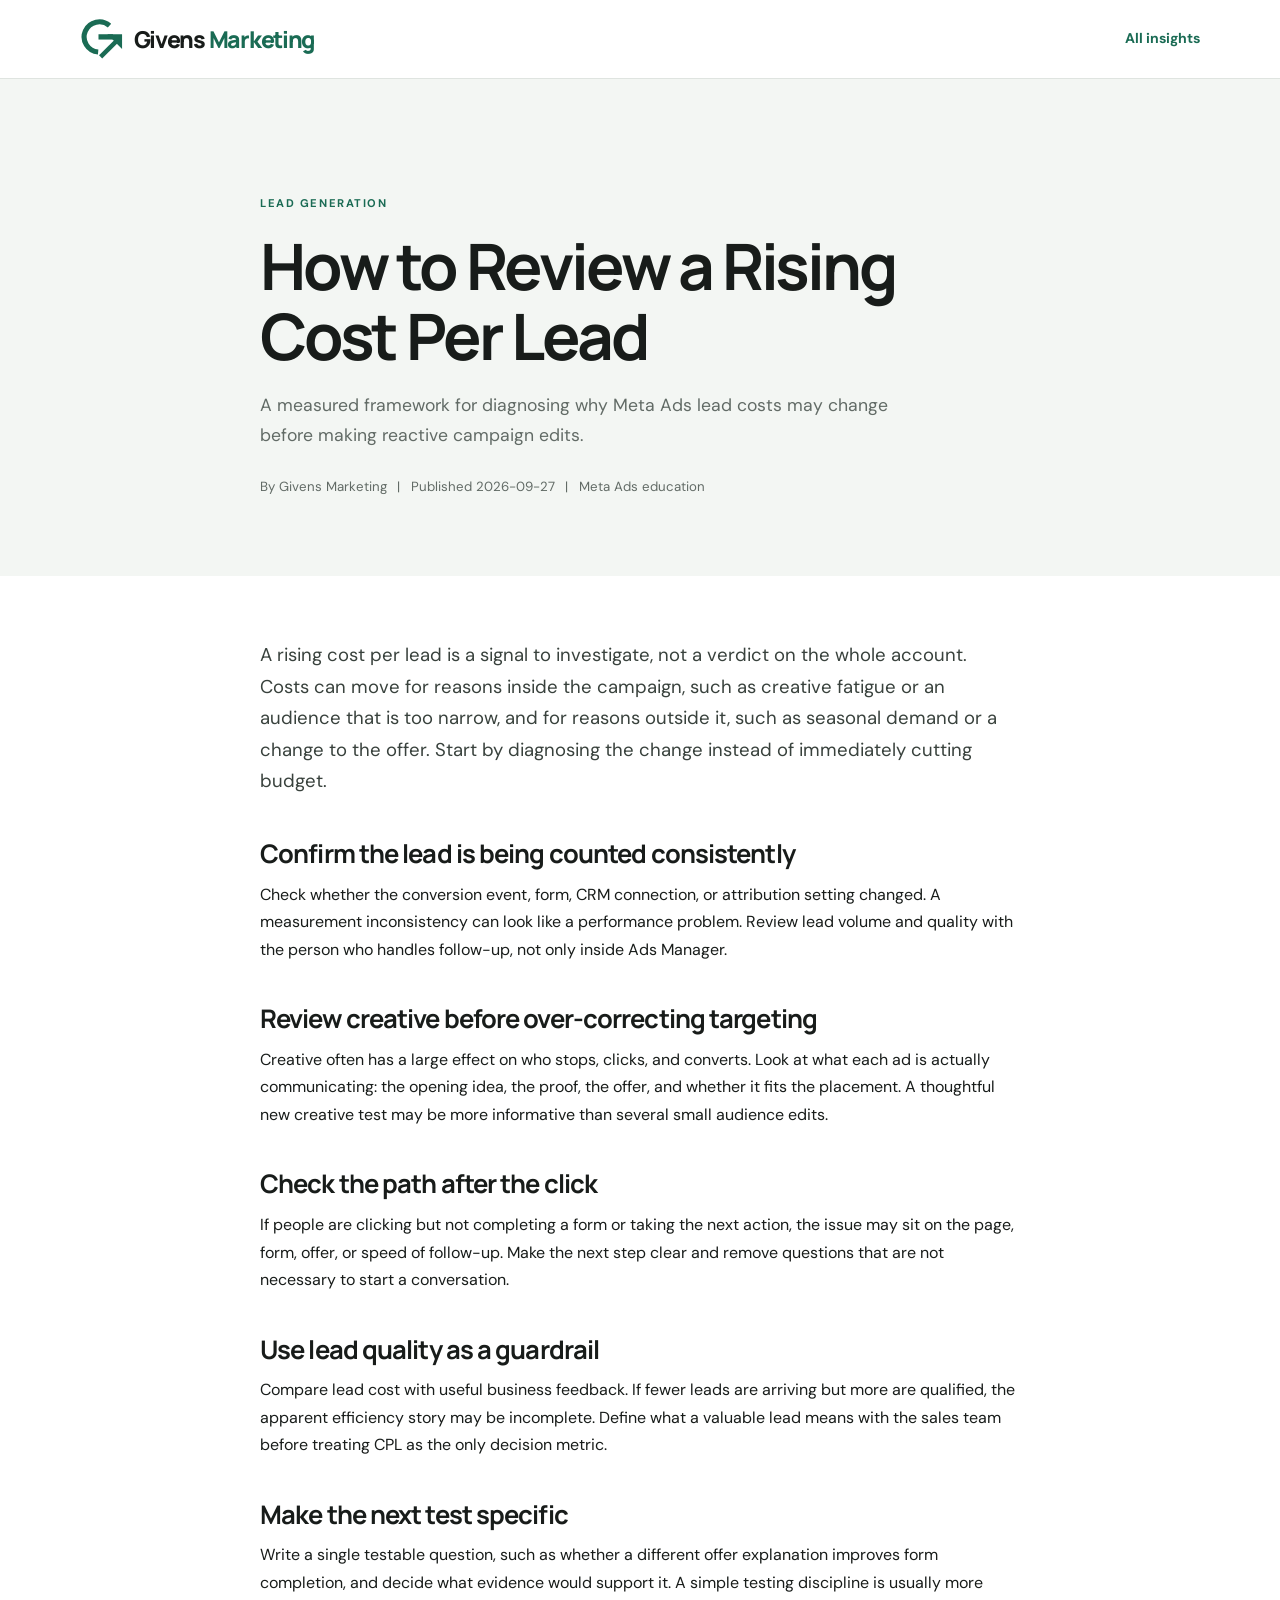
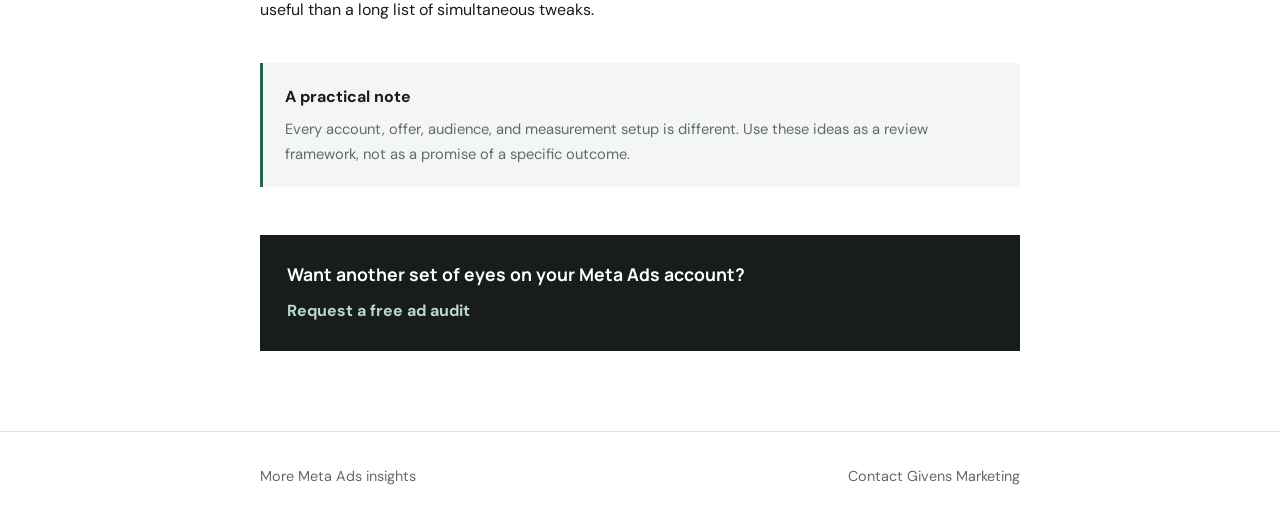
<file: blog/reduce-cost-per-lead.html>
<!doctype html>
<html lang="en"><head><meta charset="utf-8"><meta name="viewport" content="width=device-width,initial-scale=1"><title>How to Review a Rising Cost Per Lead | Givens Marketing</title><meta name="description" content="A measured framework for diagnosing why Meta Ads lead costs may change before making reactive campaign edits."><link rel="canonical" href="https://givensmarketing.vercel.app/blog/reduce-cost-per-lead.html"><meta property="og:type" content="article"><meta property="og:title" content="How to Review a Rising Cost Per Lead | Givens Marketing"><meta property="og:description" content="A measured framework for diagnosing why Meta Ads lead costs may change before making reactive campaign edits."><meta property="og:url" content="https://givensmarketing.vercel.app/blog/reduce-cost-per-lead.html"><link rel="icon" href="../images/favicon.ico"><link rel="preconnect" href="https://fonts.googleapis.com"><link rel="preconnect" href="https://fonts.gstatic.com" crossorigin><link href="https://fonts.googleapis.com/css2?family=DM+Sans:wght@400;500;600;700&family=Manrope:wght@500;600;700;800&display=swap" rel="stylesheet"><link rel="stylesheet" href="blog.css"><script type="application/ld+json">{"@context":"https://schema.org","@type":"Article","headline":"How to Review a Rising Cost Per Lead","description":"A measured framework for diagnosing why Meta Ads lead costs may change before making reactive campaign edits.","datePublished":"2026-09-27","dateModified":"2026-09-27","author":{"@type":"Organization","name":"Givens Marketing"},"publisher":{"@type":"Organization","name":"Givens Marketing","url":"https://givensmarketing.vercel.app"},"mainEntityOfPage":"https://givensmarketing.vercel.app/blog/reduce-cost-per-lead.html"}</script></head><body><header class="blog-header"><div class="blog-wrap blog-nav"><a class="blog-brand" href="../index.html#home"><img src="../images/logo-mark.svg" alt="Givens Marketing logo" width="44" height="44"><span>Givens <i>Marketing</i></span></a><a class="back-link" href="index.html">All insights</a></div></header><main><article><header class="article-head"><div class="article-wrap"><p class="kicker">Lead generation</p><h1>How to Review a Rising Cost Per Lead</h1><p class="dek">A measured framework for diagnosing why Meta Ads lead costs may change before making reactive campaign edits.</p><p class="byline">By Givens Marketing <span>|</span> Published <time datetime="2026-09-27">2026-09-27</time> <span>|</span> Meta Ads education</p></div></header><div class="article-wrap article-body"><p>A rising cost per lead is a signal to investigate, not a verdict on the whole account. Costs can move for reasons inside the campaign, such as creative fatigue or an audience that is too narrow, and for reasons outside it, such as seasonal demand or a change to the offer. Start by diagnosing the change instead of immediately cutting budget.</p><h2>Confirm the lead is being counted consistently</h2><p>Check whether the conversion event, form, CRM connection, or attribution setting changed. A measurement inconsistency can look like a performance problem. Review lead volume and quality with the person who handles follow-up, not only inside Ads Manager.</p><h2>Review creative before over-correcting targeting</h2><p>Creative often has a large effect on who stops, clicks, and converts. Look at what each ad is actually communicating: the opening idea, the proof, the offer, and whether it fits the placement. A thoughtful new creative test may be more informative than several small audience edits.</p><h2>Check the path after the click</h2><p>If people are clicking but not completing a form or taking the next action, the issue may sit on the page, form, offer, or speed of follow-up. Make the next step clear and remove questions that are not necessary to start a conversation.</p><h2>Use lead quality as a guardrail</h2><p>Compare lead cost with useful business feedback. If fewer leads are arriving but more are qualified, the apparent efficiency story may be incomplete. Define what a valuable lead means with the sales team before treating CPL as the only decision metric.</p><h2>Make the next test specific</h2><p>Write a single testable question, such as whether a different offer explanation improves form completion, and decide what evidence would support it. A simple testing discipline is usually more useful than a long list of simultaneous tweaks.</p> <aside class="article-note"><strong>A practical note</strong><p>Every account, offer, audience, and measurement setup is different. Use these ideas as a review framework, not as a promise of a specific outcome.</p></aside><div class="article-cta"><p>Want another set of eyes on your Meta Ads account?</p><a href="https://wa.me/254141510631?text=Hello%20Givens%20Marketing%2C%20I%27d%20like%20a%20free%20ad%20audit." target="_blank" rel="noopener">Request a free ad audit</a></div></div></article></main><footer class="blog-footer"><div class="article-wrap"><a href="index.html">More Meta Ads insights</a><a href="../index.html#contact">Contact Givens Marketing</a></div></footer></body></html>
</file>
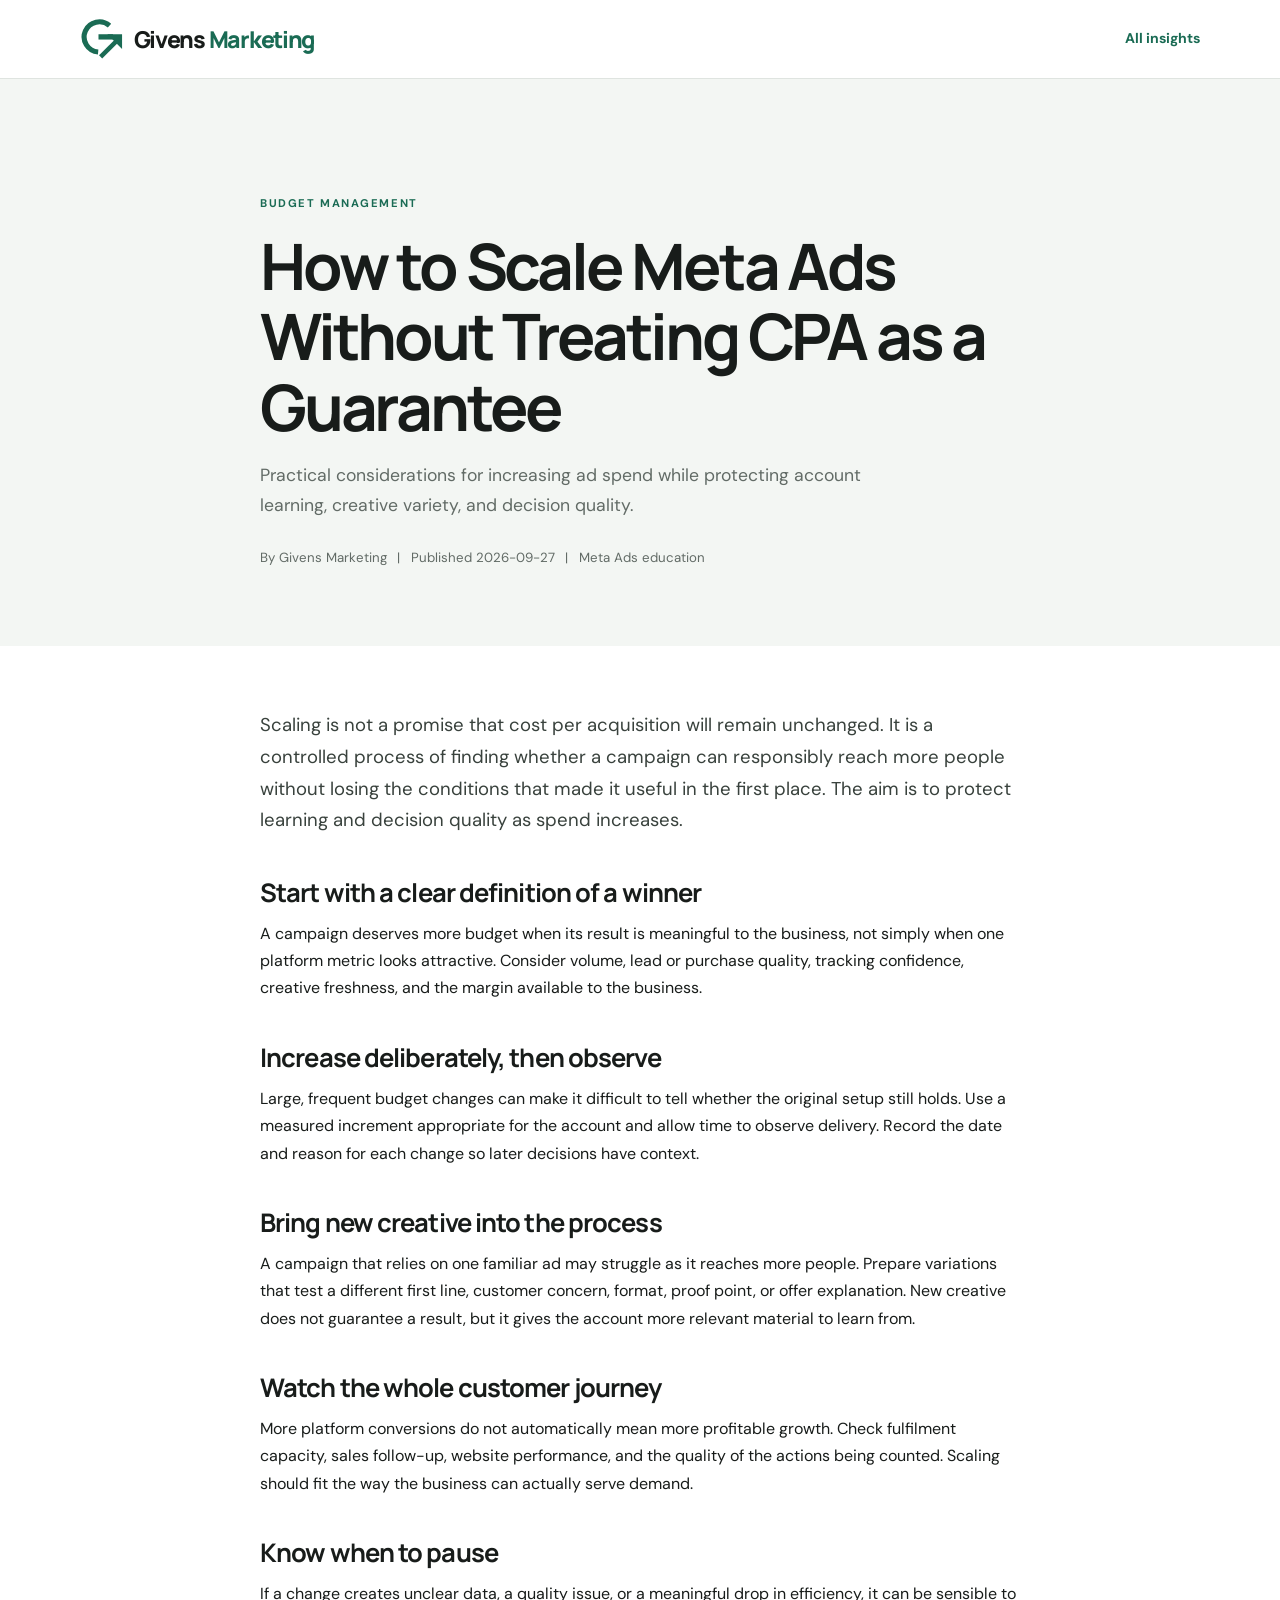
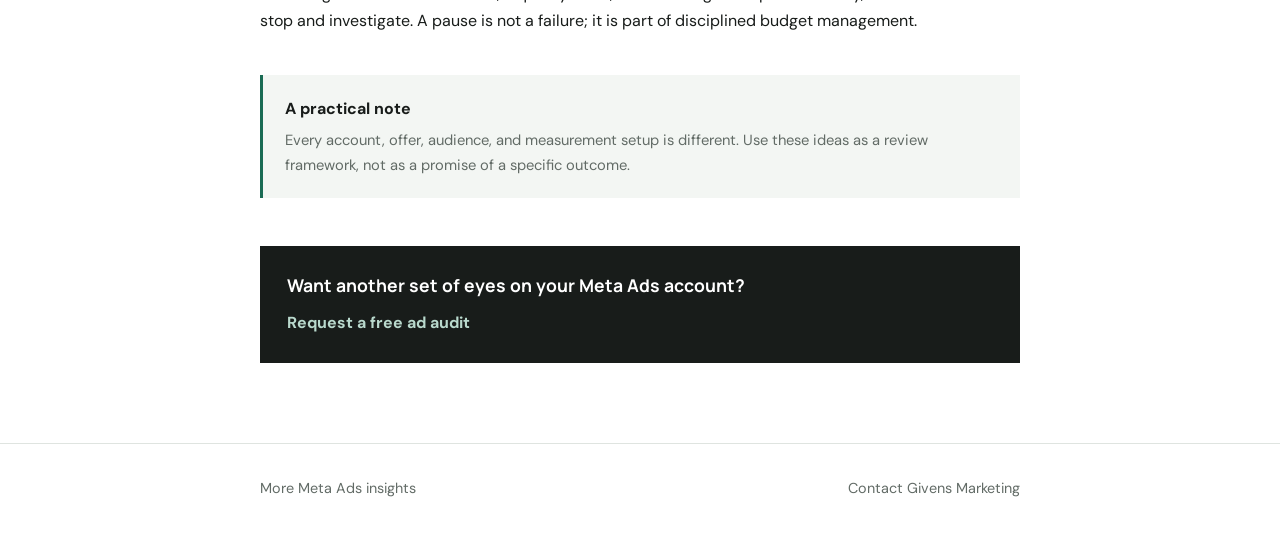
<file: blog/scaling-ads-without-increasing-cpa.html>
<!doctype html>
<html lang="en"><head><meta charset="utf-8"><meta name="viewport" content="width=device-width,initial-scale=1"><title>How to Scale Meta Ads Without Treating CPA as a Guarantee | Givens Marketing</title><meta name="description" content="Practical considerations for increasing ad spend while protecting account learning, creative variety, and decision quality."><link rel="canonical" href="https://givensmarketing.vercel.app/blog/scaling-ads-without-increasing-cpa.html"><meta property="og:type" content="article"><meta property="og:title" content="How to Scale Meta Ads Without Treating CPA as a Guarantee | Givens Marketing"><meta property="og:description" content="Practical considerations for increasing ad spend while protecting account learning, creative variety, and decision quality."><meta property="og:url" content="https://givensmarketing.vercel.app/blog/scaling-ads-without-increasing-cpa.html"><link rel="icon" href="../images/favicon.ico"><link rel="preconnect" href="https://fonts.googleapis.com"><link rel="preconnect" href="https://fonts.gstatic.com" crossorigin><link href="https://fonts.googleapis.com/css2?family=DM+Sans:wght@400;500;600;700&family=Manrope:wght@500;600;700;800&display=swap" rel="stylesheet"><link rel="stylesheet" href="blog.css"><script type="application/ld+json">{"@context":"https://schema.org","@type":"Article","headline":"How to Scale Meta Ads Without Treating CPA as a Guarantee","description":"Practical considerations for increasing ad spend while protecting account learning, creative variety, and decision quality.","datePublished":"2026-09-27","dateModified":"2026-09-27","author":{"@type":"Organization","name":"Givens Marketing"},"publisher":{"@type":"Organization","name":"Givens Marketing","url":"https://givensmarketing.vercel.app"},"mainEntityOfPage":"https://givensmarketing.vercel.app/blog/scaling-ads-without-increasing-cpa.html"}</script></head><body><header class="blog-header"><div class="blog-wrap blog-nav"><a class="blog-brand" href="../index.html#home"><img src="../images/logo-mark.svg" alt="Givens Marketing logo" width="44" height="44"><span>Givens <i>Marketing</i></span></a><a class="back-link" href="index.html">All insights</a></div></header><main><article><header class="article-head"><div class="article-wrap"><p class="kicker">Budget management</p><h1>How to Scale Meta Ads Without Treating CPA as a Guarantee</h1><p class="dek">Practical considerations for increasing ad spend while protecting account learning, creative variety, and decision quality.</p><p class="byline">By Givens Marketing <span>|</span> Published <time datetime="2026-09-27">2026-09-27</time> <span>|</span> Meta Ads education</p></div></header><div class="article-wrap article-body"><p>Scaling is not a promise that cost per acquisition will remain unchanged. It is a controlled process of finding whether a campaign can responsibly reach more people without losing the conditions that made it useful in the first place. The aim is to protect learning and decision quality as spend increases.</p><h2>Start with a clear definition of a winner</h2><p>A campaign deserves more budget when its result is meaningful to the business, not simply when one platform metric looks attractive. Consider volume, lead or purchase quality, tracking confidence, creative freshness, and the margin available to the business.</p><h2>Increase deliberately, then observe</h2><p>Large, frequent budget changes can make it difficult to tell whether the original setup still holds. Use a measured increment appropriate for the account and allow time to observe delivery. Record the date and reason for each change so later decisions have context.</p><h2>Bring new creative into the process</h2><p>A campaign that relies on one familiar ad may struggle as it reaches more people. Prepare variations that test a different first line, customer concern, format, proof point, or offer explanation. New creative does not guarantee a result, but it gives the account more relevant material to learn from.</p><h2>Watch the whole customer journey</h2><p>More platform conversions do not automatically mean more profitable growth. Check fulfilment capacity, sales follow-up, website performance, and the quality of the actions being counted. Scaling should fit the way the business can actually serve demand.</p><h2>Know when to pause</h2><p>If a change creates unclear data, a quality issue, or a meaningful drop in efficiency, it can be sensible to stop and investigate. A pause is not a failure; it is part of disciplined budget management.</p> <aside class="article-note"><strong>A practical note</strong><p>Every account, offer, audience, and measurement setup is different. Use these ideas as a review framework, not as a promise of a specific outcome.</p></aside><div class="article-cta"><p>Want another set of eyes on your Meta Ads account?</p><a href="https://wa.me/254141510631?text=Hello%20Givens%20Marketing%2C%20I%27d%20like%20a%20free%20ad%20audit." target="_blank" rel="noopener">Request a free ad audit</a></div></div></article></main><footer class="blog-footer"><div class="article-wrap"><a href="index.html">More Meta Ads insights</a><a href="../index.html#contact">Contact Givens Marketing</a></div></footer></body></html>
</file>
<file: style.css>
:root{--ink:#181c1a;--muted:#626b66;--line:#dfe4e0;--soft:#f3f6f3;--green:#1a6b54;--green2:#10513e;--max:1160px;--display:Manrope,sans-serif;--body:"DM Sans",sans-serif}*{box-sizing:border-box}html{scroll-behavior:smooth}body{margin:0;color:var(--ink);font:16px/1.6 var(--body)}a{color:inherit;text-decoration:none}.wrap{width:min(1160px,calc(100% - 48px));margin:auto}.skip{position:fixed;top:-4rem;left:1rem;background:#000;color:#fff;padding:.7rem;z-index:20}.skip:focus{top:1rem}header{position:sticky;z-index:10;top:0;background:#fffc;backdrop-filter:blur(12px);border-bottom:1px solid transparent}header.scrolled{border-color:var(--line)}.nav{height:78px;display:flex;align-items:center;justify-content:space-between}.brand,h1,h2,h3{font-family:var(--display);letter-spacing:-.055em}.brand{font-size:1.45rem;font-weight:800;display:inline-flex;align-items:center;gap:.6rem}.brand img{width:44px;height:44px;object-fit:contain}.brand i{font-style:normal;color:var(--green)}nav{display:flex;align-items:center;gap:1.55rem;font-size:.88rem;font-weight:700}.btn{display:inline-block;padding:.85rem 1.1rem;background:var(--green);border:1px solid var(--green);color:#fff;font-weight:700;font-size:.9rem;transition:.2s}.btn:hover{transform:translateY(-2px);background:var(--green2)}.small{padding:.63rem .9rem;font-size:.8rem}.menu{display:none;border:0;background:none}.menu b{display:block;width:24px;height:2px;background:var(--ink);margin:5px}.hero{padding:clamp(4.5rem,9vw,8.5rem) 0 6rem;overflow:hidden}.two{display:grid;grid-template-columns:1fr .9fr;align-items:center;gap:clamp(3rem,9vw,9rem)}.eyebrow{margin:0 0 1.2rem;color:var(--green);font-size:.7rem;font-weight:700;letter-spacing:.14em;text-transform:uppercase}h1,h2,h3{line-height:1.08;margin:0}h1{max-width:760px;font-size:clamp(2.8rem,5.3vw,5.4rem)}h1 em{font-style:normal;color:var(--green)}h2{font-size:clamp(2.15rem,4vw,4rem)}.lead,.position p:last-child,.two p:not(.eyebrow){color:var(--muted);font-size:1.05rem;max-width:570px}.actions{display:flex;align-items:center;gap:1.6rem;margin-top:2rem}.link{font-weight:700;font-size:.9rem}.position,.soft{background:var(--soft)}.position{padding:5.8rem 0}.position p:last-child{max-width:670px}.section{padding:clamp(5rem,9vw,8rem) 0}.heading{margin-bottom:3.2rem}.services{border-top:1px solid var(--line)}.services article{display:grid;grid-template-columns:75px 1fr;gap:1rem;padding:1.35rem 0;border-bottom:1px solid var(--line);transition:.2s}.services article:hover{padding-left:.6rem}.services article>b,.steps b{font-size:.72rem;letter-spacing:.1em;color:var(--green);padding-top:.25rem}.services h3{font-size:1.2rem}.services p{margin:.3rem 0 0;color:var(--muted)}.dark,.closing{background:var(--ink);color:#fff}.dark .eyebrow,.closing .eyebrow{color:#a5cbbd}.steps{padding:0;margin:3.4rem 0 0;display:grid;grid-template-columns:repeat(4,1fr);list-style:none;border-top:1px solid #414945}.steps li{padding:1.4rem 1.3rem 0 0;margin-right:1.3rem;border-right:1px solid #414945}.steps h3{font-size:1.3rem;margin:3rem 0 .6rem}.steps p{margin:0;color:#b8c0bc;font-size:.92rem}.two ul{list-style:none;padding:0;margin:0;border-top:1px solid var(--line)}.two li{padding:1rem 0;border-bottom:1px solid var(--line);color:var(--green);font-weight:700;font-size:.72rem;letter-spacing:.1em}.two li span{color:var(--ink);font:700 1.02rem var(--display);letter-spacing:-.02em;margin-left:2rem}.audit{padding:clamp(5rem,9vw,8rem) 0;background:var(--green);color:#fff}.audit .eyebrow{color:#cce2da}.audit p:not(.eyebrow){color:#e0eeea;max-width:480px}.auditbox{background:#fff;color:var(--ink);padding:2rem;box-shadow:0 15px 45px #0002}.auditbox ul{columns:2;list-style:none;padding:0;margin:1rem 0 1.5rem;font-size:.9rem}.auditbox li:before{content:'✓';color:var(--green);margin-right:.5rem;font-weight:bold}.monogram{background:var(--soft);color:var(--green);font:800 clamp(5rem,12vw,10rem)/1 var(--display);letter-spacing:-.12em;text-align:center;padding:clamp(2rem,6vw,5rem) 1rem}.faq{align-items:start}.accord>div{border-top:1px solid var(--line)}.accord>div:last-child{border-bottom:1px solid var(--line)}.accord button{width:100%;border:0;background:transparent;text-align:left;padding:1.1rem 0;display:flex;justify-content:space-between;font:700 1rem var(--display);cursor:pointer}.accord button span{color:var(--green);font:1.5rem var(--body)}.accord p{display:grid;grid-template-rows:0fr;overflow:hidden;margin:0;color:var(--muted);transition:.25s}.accord .active p{grid-template-rows:1fr;padding-bottom:1.1rem}.accord .active span{transform:rotate(45deg)}.closing{text-align:center;padding:clamp(5rem,10vw,9rem) 0}.closing h2{max-width:800px;margin:auto}.closing p:not(.eyebrow){max-width:540px;margin:1.3rem auto 2rem;color:#bdc6c1}.white{background:#fff;color:var(--ink);border-color:#fff}.sitefoot{padding:4rem 0 1.5rem;border-top:1px solid var(--line)}.foot{display:grid;grid-template-columns:1.1fr 1fr .7fr;gap:2rem}.foot p,.copyright{color:var(--muted);font-size:.85rem}.foot>div:nth-child(2){display:grid;grid-template-columns:repeat(2,1fr);gap:.5rem;font-size:.87rem}.foot>div:last-child{display:flex;flex-direction:column;gap:.5rem;font-weight:bold;font-size:.88rem}.foot>div:last-child a:last-child{color:var(--green)}.copyright{border-top:1px solid var(--line);margin-top:3rem;padding-top:1.2rem;font-size:.75rem}.reveal{opacity:0;transform:translateY(16px);transition:.55s}.visible{opacity:1;transform:none}@media(max-width:800px){.wrap{width:min(100% - 36px,1160px)}.menu{display:block}.menu.open b:first-child{transform:translateY(3.5px) rotate(45deg)}.menu.open b:last-child{transform:translateY(-3.5px) rotate(-45deg)}nav{position:fixed;top:78px;left:0;right:0;background:#fff;padding:1.5rem 1.1rem;display:grid;gap:1rem;border-bottom:1px solid var(--line);transform:translateY(-130%);opacity:0;pointer-events:none;transition:.25s}nav.open{transform:none;opacity:1;pointer-events:auto}.two{grid-template-columns:1fr;gap:3.5rem}.steps{grid-template-columns:repeat(2,1fr);gap:1rem}.steps li{margin:0}.steps li:nth-child(even){border-right:0}.foot{grid-template-columns:1fr 1fr}.foot>div:first-child{grid-column:1/-1}}@media(max-width:480px){.wrap{width:min(100% - 30px,1160px)}.actions{align-items:flex-start;flex-direction:column;gap:1.1rem}.steps{grid-template-columns:1fr}.steps li{border-right:0;border-bottom:1px solid #414945;padding-bottom:1.3rem}.steps h3{margin-top:1.4rem}.auditbox ul{columns:1}.foot{grid-template-columns:1fr}.foot>div:first-child{grid-column:auto}}
.profile-wrap{min-height:360px;display:grid;place-items:end center;overflow:hidden;background:linear-gradient(145deg,#eef4f1,#dcebe4);border:1px solid var(--line)}.profile-wrap img{display:block;width:min(100%,480px);max-height:470px;object-fit:contain;object-position:bottom}.profile-wrap:before{content:"";position:absolute}.profile-wrap{position:relative}.profile-wrap:after{content:"";position:absolute;width:68%;height:68%;border-radius:50%;background:#c6ddd2;bottom:-28%;z-index:0}.profile-wrap img{position:relative;z-index:1}

.insights-intro{max-width:520px;color:var(--muted);margin:1rem 0 0}.insight-grid{display:grid;grid-template-columns:repeat(3,1fr);gap:1rem}.insight-card{min-height:250px;border:1px solid var(--line);padding:1.45rem;display:flex;flex-direction:column;transition:transform .2s,box-shadow .2s}.insight-card:hover{transform:translateY(-3px);box-shadow:0 15px 35px #16251c12}.insight-card span{color:var(--green);font-size:.68rem;font-weight:700;letter-spacing:.1em;text-transform:uppercase}.insight-card h3{font-size:1.25rem;margin:1.3rem 0 .6rem}.insight-card p{color:var(--muted);font-size:.9rem;margin:0}.insight-card b{font-size:.85rem;color:var(--green);margin-top:auto;padding-top:1.4rem}.all-insights{display:inline-block;margin-top:2rem}@media(max-width:800px){.insight-grid{grid-template-columns:repeat(2,1fr)}}@media(max-width:480px){.insight-grid{grid-template-columns:1fr}}
.testimonials{background:var(--soft)}.testimonials .heading{margin-bottom:2.4rem}.testimonials-intro{margin:1rem 0 0;color:var(--muted);font-size:1.05rem}.testimonial-card{display:grid;grid-template-columns:auto minmax(0,1.25fr) minmax(260px,.75fr);gap:2rem;align-items:start;background:#fff;border:1px solid var(--line);border-radius:4px;padding:clamp(1.5rem,4vw,3rem);box-shadow:0 16px 38px #16251c0d}.testimonial-quote{color:var(--green);font:800 clamp(4rem,8vw,6.5rem)/.7 Georgia,serif}.testimonial-main blockquote{margin:0}.testimonial-main blockquote p{margin:0;color:var(--ink);font:500 clamp(1.1rem,1.8vw,1.38rem)/1.55 var(--display);letter-spacing:-.025em}.testimonial-client{display:flex;flex-direction:column;gap:.1rem;margin-top:1.6rem}.testimonial-client strong{font:700 1.05rem var(--display);letter-spacing:-.03em}.testimonial-client span{color:var(--muted);font-size:.86rem}.testimonial-ratings{display:grid;gap:.85rem;margin:0;padding-left:2rem;border-left:1px solid var(--line)}.testimonial-ratings div{display:grid;gap:.25rem}.testimonial-ratings dt{font-size:.78rem;font-weight:700;letter-spacing:.01em}.testimonial-ratings dd{display:flex;align-items:center;gap:.55rem;margin:0}.rating-stars{color:var(--green);font-size:.75rem;letter-spacing:.04em;white-space:nowrap}.rating-stars i{color:#c8d0cb;font-style:normal}.testimonial-ratings b{font-size:.75rem;color:var(--muted)}
@media(max-width:800px){.testimonial-card{grid-template-columns:auto 1fr;gap:1.5rem}.testimonial-ratings{grid-column:1/-1;grid-template-columns:repeat(2,1fr);padding:1.4rem 0 0;border-left:0;border-top:1px solid var(--line)}}@media(max-width:480px){.testimonial-card{grid-template-columns:1fr;gap:1rem;padding:1.4rem}.testimonial-quote{font-size:4.5rem}.testimonial-ratings{grid-template-columns:1fr;gap:.8rem}.testimonial-main blockquote p{font-size:1.08rem}}

/* Hero */
.hero{position:relative;padding:clamp(3.5rem,7vw,6.5rem) 0 clamp(4rem,7vw,6rem);background:radial-gradient(60% 70% at 85% 35%,#e3f0ea 0,#f4f9f6 45%,#fff 75%)}
.hero:before{content:"";position:absolute;inset:0;background-image:linear-gradient(#1a6b540b 1px,transparent 1px),linear-gradient(90deg,#1a6b540b 1px,transparent 1px);background-size:56px 56px;-webkit-mask-image:radial-gradient(70% 80% at 80% 40%,#000 0,transparent 70%);mask-image:radial-gradient(70% 80% at 80% 40%,#000 0,transparent 70%);pointer-events:none}
.hero-watermark{position:absolute;right:-6%;bottom:-18%;width:min(560px,55vw);opacity:.05;pointer-events:none}
.hero .wrap{position:relative}
.hero-grid{display:grid;grid-template-columns:1.15fr .85fr;align-items:center;gap:clamp(2.5rem,6vw,5.5rem)}
.hero-trust{list-style:none;display:flex;flex-wrap:wrap;gap:.6rem 1.8rem;margin:2.6rem 0 0;padding:1.4rem 0 0;border-top:1px solid var(--line);color:var(--muted);font-size:.88rem}
.hero-trust b{display:block;font:800 1.35rem/1.2 var(--display);letter-spacing:-.03em;color:var(--ink)}
.hero-panel{position:relative;padding:1.6rem 0 0}
.hero-card{background:#fff;border:1px solid var(--line);box-shadow:0 30px 70px #14382a1f;padding:clamp(1.4rem,3vw,2rem)}
.hero-card-head{display:flex;align-items:center;gap:1rem;padding-bottom:1.3rem;border-bottom:1px solid var(--line)}
.hero-card-head img{flex:none;padding:8px;background:var(--soft);border:1px solid var(--line)}
.hero-card-head small{display:block;color:var(--green);font-size:.7rem;font-weight:700;letter-spacing:.12em;text-transform:uppercase}
.hero-card-head b{display:block;font:800 1.25rem/1.2 var(--display);letter-spacing:-.03em}
.hero-checks{list-style:none;margin:0;padding:.5rem 0 1.3rem}
.hero-checks li{display:flex;align-items:center;gap:.9rem;padding:.8rem 0;border-bottom:1px dashed var(--line);font-weight:600}
.hero-checks li:last-child{border-bottom:0}
.hero-checks span{flex:none;display:grid;place-items:center;width:2rem;height:2rem;background:var(--soft);color:var(--green);font:800 .72rem var(--display)}
.btn.block{display:block;text-align:center}
.hero-chip{position:absolute;right:-1.4rem;top:-1.6rem;background:var(--green);color:#fff;padding:.85rem 1.15rem;box-shadow:0 16px 40px #10513e40}
.hero-chip b{display:block;font:800 .98rem var(--display)}
.hero-chip small{color:#cfe5dc;font-size:.75rem}
@media(max-width:900px){.hero-grid{grid-template-columns:1fr}.hero-panel{max-width:520px}.hero-chip{right:1rem}}
@media(max-width:480px){.brand{font-size:1.2rem}.brand img{width:38px;height:38px}.hero-trust{gap:1rem 1.4rem}.hero-panel{padding-top:2.6rem}.hero-chip{top:0;right:.6rem}}

/* Work showcase */
.work-pitch{display:grid;grid-template-columns:.9fr 1.1fr;gap:clamp(2rem,6vw,5rem);align-items:start;margin-bottom:clamp(3rem,6vw,4.5rem)}
.work-pitch h2 em{font-style:normal;color:var(--green);display:block}
.work-pitch p:not(.eyebrow){color:var(--muted);font-size:1.02rem;max-width:560px;margin:0 0 1.2rem}
.work-pitch p.work-quote{color:var(--ink);font:700 clamp(1.15rem,1.8vw,1.4rem)/1.45 var(--display);letter-spacing:-.02em;padding-left:1.2rem;border-left:3px solid var(--green)}
.work-goals{list-style:none;display:flex;flex-wrap:wrap;gap:.5rem;margin:0 0 1.8rem;padding:0}
.work-goals li{padding:.4rem .85rem;background:var(--soft);border:1px solid var(--line);color:var(--green);font-size:.8rem;font-weight:700}
.case{border:1px solid var(--line);background:#fff;box-shadow:0 24px 60px #14382a14}
.case-head{display:flex;justify-content:space-between;align-items:flex-end;gap:1.5rem;flex-wrap:wrap;padding:clamp(1.4rem,3vw,2rem);border-bottom:1px solid var(--line);background:var(--soft)}
.case-head small,.case-spend small{display:block;color:var(--green);font-size:.68rem;font-weight:700;letter-spacing:.12em;text-transform:uppercase}
.case-head h3{font-size:clamp(1.4rem,2.4vw,1.9rem);margin:.4rem 0 .2rem}
.case-head p{margin:0;color:var(--muted);font-size:.9rem}
.case-spend{text-align:right}
.case-spend b{display:block;font:800 clamp(1.8rem,3.4vw,2.6rem)/1.1 var(--display);letter-spacing:-.04em;color:var(--green)}
.case-body{display:grid;grid-template-columns:1.2fr .8fr}
.case-stats{display:grid;grid-template-columns:repeat(3,1fr);margin:0;border-right:1px solid var(--line)}
.case-stats div{padding:1.4rem clamp(1rem,2.5vw,1.8rem);border-bottom:1px solid var(--line)}
.case-stats div:nth-child(3n+1),.case-stats div:nth-child(3n+2){border-right:1px solid var(--line)}
.case-stats div:nth-last-child(-n+3){border-bottom:0}
.case-stats dt{color:var(--muted);font-size:.8rem}
.case-stats dd{margin:.3rem 0 0;font:800 clamp(1.5rem,2.6vw,2rem)/1.1 var(--display);letter-spacing:-.04em}
.case-engage{padding:1.4rem clamp(1rem,2.5vw,1.8rem)}
.case-engage>b{font-size:.85rem}
.case-engage ul{list-style:none;margin:1rem 0 1.2rem;padding:0;display:grid;gap:.85rem}
.case-engage li{display:grid;grid-template-columns:1fr auto;gap:.35rem .8rem;font-size:.85rem}
.case-engage li i{grid-column:1;height:8px;background:var(--soft);position:relative}
.case-engage li i:after{content:"";position:absolute;inset:0 auto 0 0;width:var(--w);background:var(--green)}
.case-engage li b{grid-row:1/3;grid-column:2;align-self:end;font:800 1.05rem var(--display)}
.case-engage p{margin:0;color:var(--muted);font-size:.88rem}
.case-note{margin:0;padding:1rem clamp(1.4rem,3vw,2rem);border-top:1px solid var(--line);color:var(--muted);font-size:.75rem}
@media(max-width:900px){.work-pitch,.case-body{grid-template-columns:1fr}.case-stats{border-right:0;border-bottom:1px solid var(--line)}}
@media(max-width:560px){.case-stats{grid-template-columns:repeat(2,1fr)}.case-stats div{border-right:0!important;border-bottom:1px solid var(--line)!important}.case-stats div:nth-child(odd){border-right:1px solid var(--line)!important}.case-stats div:nth-last-child(-n+2){border-bottom:0!important}.case-spend{text-align:left}}
.case-proof{border-top:1px solid var(--line);padding:0 clamp(1.4rem,3vw,2rem)}
.case-proof-title{display:block;padding:1.2rem 0 1rem;color:var(--green);font-weight:700;font-size:.88rem}
.case-shots{display:grid;grid-template-columns:repeat(3,1fr);gap:1rem;align-items:start;padding-bottom:1.4rem}
.case-shots img{width:100%;height:auto;border:1px solid var(--line)}
.case-shots .wide{grid-column:1/-1}
@media(max-width:700px){.case-shots{grid-template-columns:1fr}}
</file>
<file: blog/blog.css>
:root{--ink:#181c1a;--muted:#626b66;--line:#dfe4e0;--soft:#f3f6f3;--green:#1a6b54;--max:760px;--display:Manrope,sans-serif;--body:"DM Sans",sans-serif}*{box-sizing:border-box}body{margin:0;color:var(--ink);font:16px/1.7 var(--body)}a{color:inherit;text-decoration:none}.blog-wrap{width:min(1120px,calc(100% - 40px));margin:auto}.article-wrap{width:min(var(--max),calc(100% - 40px));margin:auto}.blog-header{border-bottom:1px solid var(--line);background:#fff}.blog-nav{height:78px;display:flex;align-items:center;justify-content:space-between}.blog-brand{display:flex;align-items:center;gap:.6rem;font:800 1.45rem var(--display);letter-spacing:-.055em}.blog-brand img{width:44px;height:44px;object-fit:contain}.blog-brand i{color:var(--green);font-style:normal}.back-link{font-size:.88rem;font-weight:700;color:var(--green)}.article-head,.insight-hero{padding:clamp(4rem,9vw,7.5rem) 0 4rem;background:var(--soft)}.kicker{color:var(--green);font-size:.7rem;font-weight:700;letter-spacing:.14em;text-transform:uppercase;margin:0 0 1.1rem}.article-head h1,.insight-hero h1,.cards h2{font-family:var(--display);line-height:1.1;letter-spacing:-.05em}.article-head h1,.insight-hero h1{font-size:clamp(2.45rem,5vw,4.5rem);margin:0}.dek,.insight-hero>div>p:last-child{font-size:1.1rem;color:var(--muted);margin:1.2rem 0 0;max-width:640px}.byline{font-size:.83rem;color:var(--muted);margin-top:1.6rem}.byline span{margin:0 .4rem}.article-body{padding:3.5rem 0 5rem}.article-body>p:first-child{font-size:1.16rem;color:#39423d}.article-body h2{font:700 1.6rem/1.2 var(--display);letter-spacing:-.035em;margin:2.6rem 0 .7rem}.article-body p{margin:.5rem 0 1.15rem}.article-note{margin:2.5rem 0;padding:1.25rem 1.4rem;background:var(--soft);border-left:3px solid var(--green)}.article-note p{color:var(--muted);font-size:.92rem;margin:.4rem 0 0}.article-cta{margin-top:3rem;padding:1.7rem;background:var(--ink);color:#fff}.article-cta p{font:700 1.1rem var(--display);margin:0 0 .7rem}.article-cta a{color:#b9d9cd;font-weight:700}.blog-footer{border-top:1px solid var(--line);padding:2rem 0;color:var(--muted);font-size:.9rem}.blog-footer .article-wrap{display:flex;justify-content:space-between;gap:1rem}.blog-footer a:hover,.back-link:hover{color:var(--green)}.cards{display:grid;grid-template-columns:repeat(2,1fr);gap:1rem;padding:3rem 0 5rem}.cards a{border:1px solid var(--line);padding:1.5rem;min-height:210px;display:flex;flex-direction:column;transition:.2s}.cards a:hover{transform:translateY(-3px);box-shadow:0 16px 35px #16251c12}.cards p{color:var(--green);font-size:.7rem;font-weight:700;letter-spacing:.09em;text-transform:uppercase;margin:0 0 1.2rem}.cards h2{font-size:1.35rem;margin:0}.cards span{margin-top:auto;padding-top:1.5rem;font-size:.88rem;font-weight:700;color:var(--green)}@media(max-width:640px){.blog-wrap,.article-wrap{width:min(100% - 32px,var(--max))}.blog-brand img{width:38px;height:38px}.cards{grid-template-columns:1fr}.article-head,.insight-hero{padding-top:4rem}.article-body{padding-top:2.5rem}.blog-footer .article-wrap{display:block}.blog-footer a{display:block;margin:.5rem 0}}
</file>
